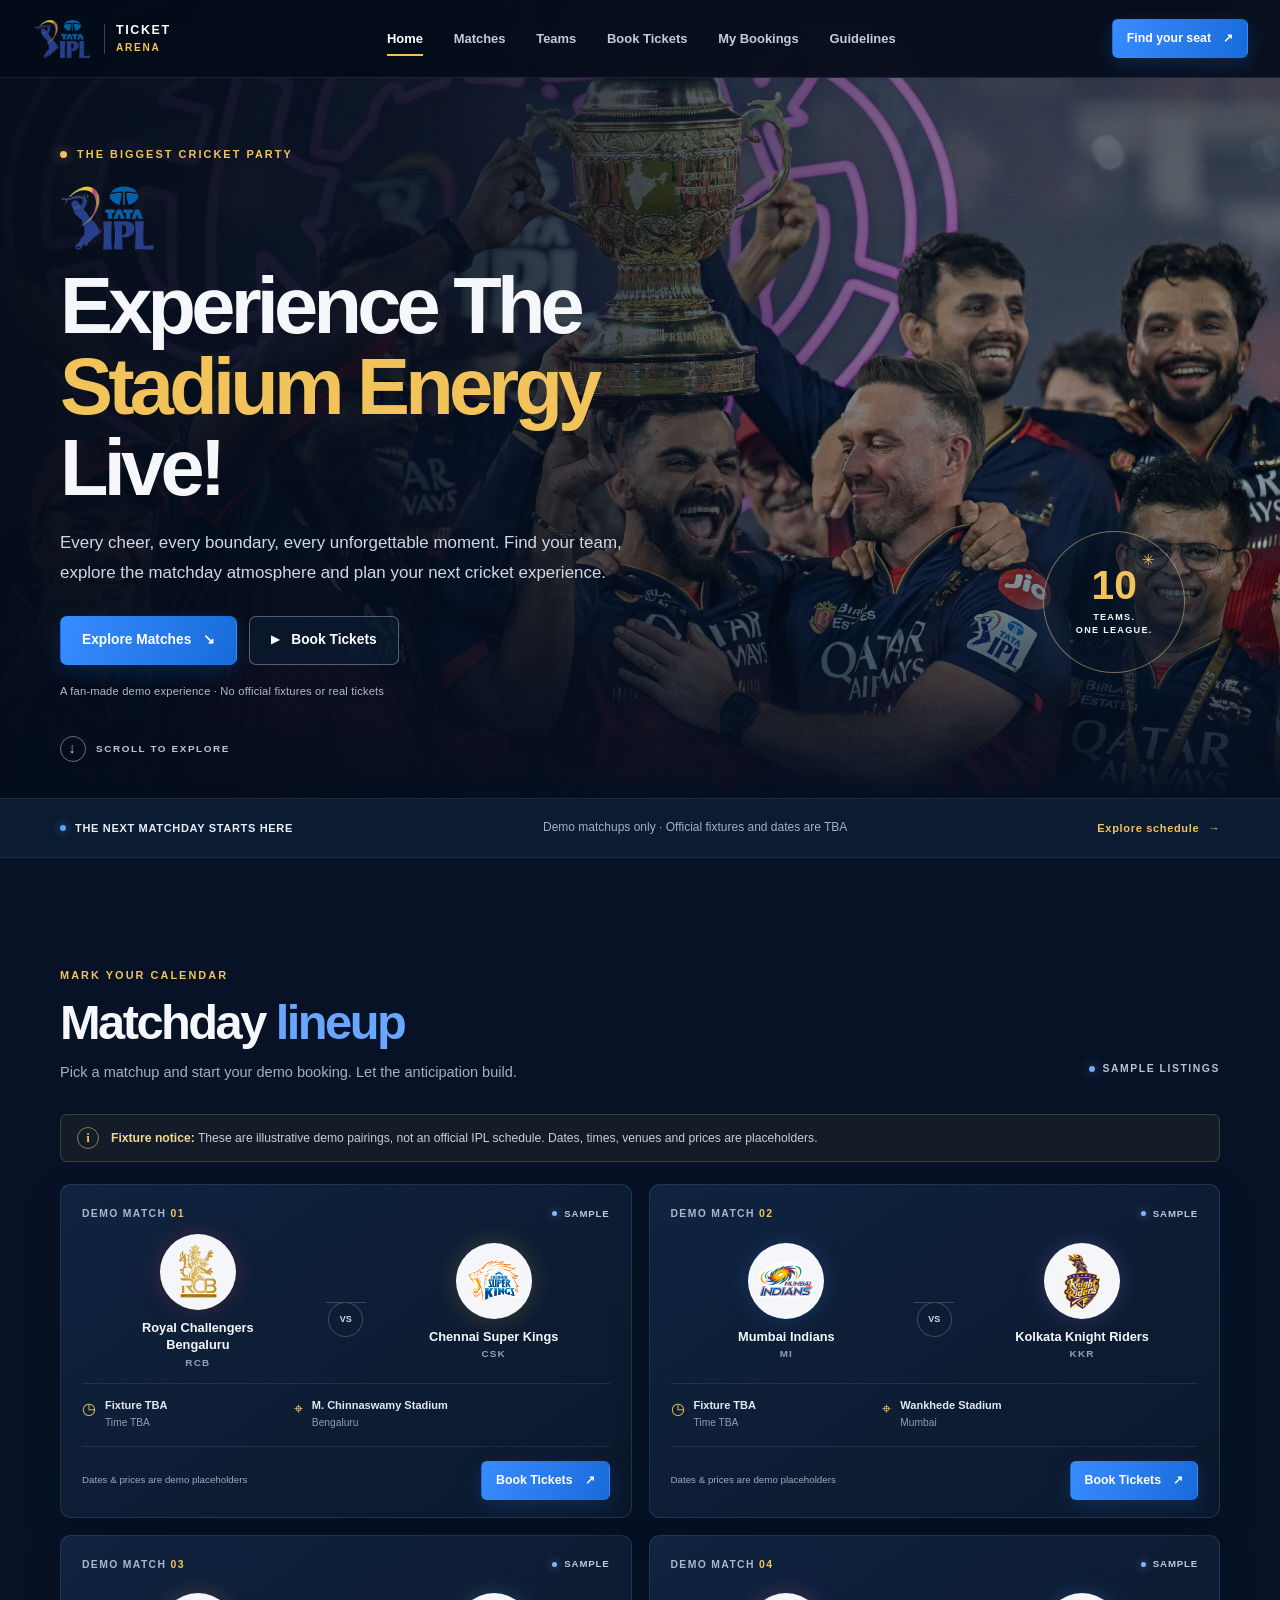
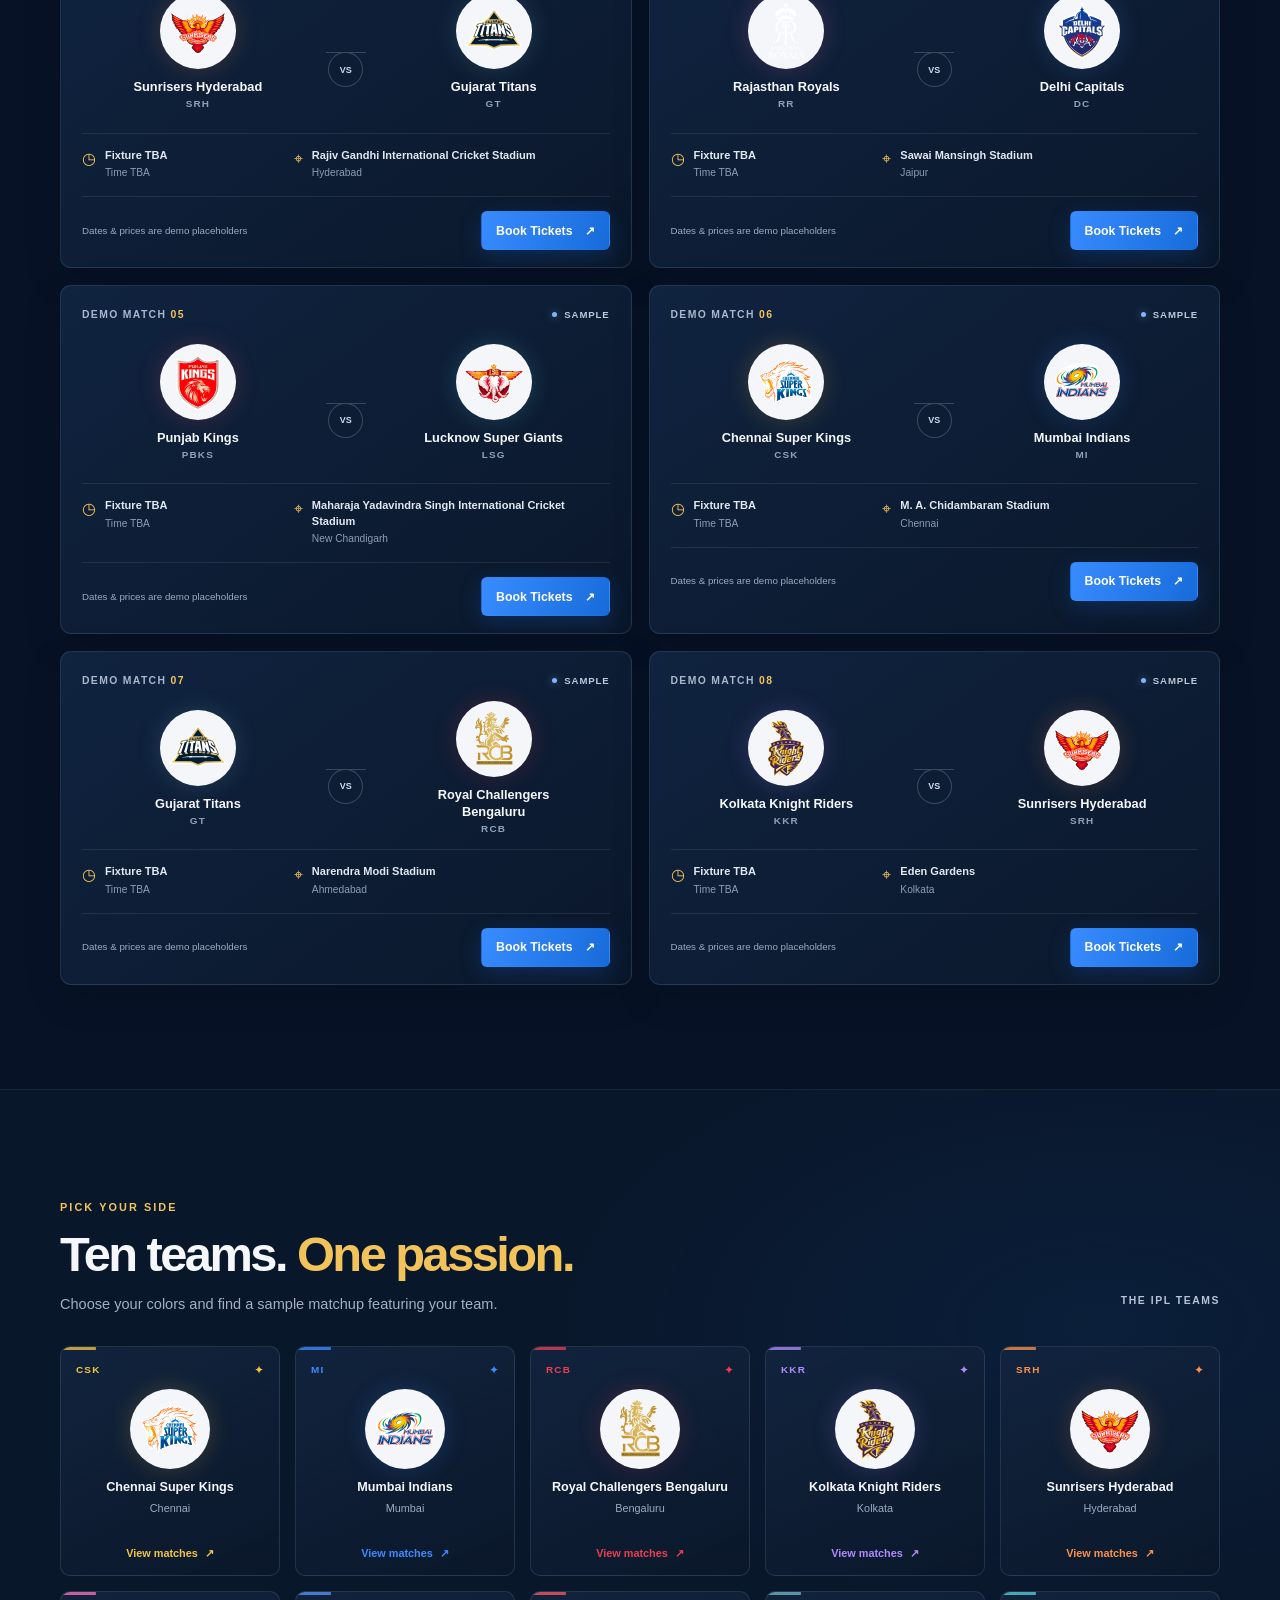
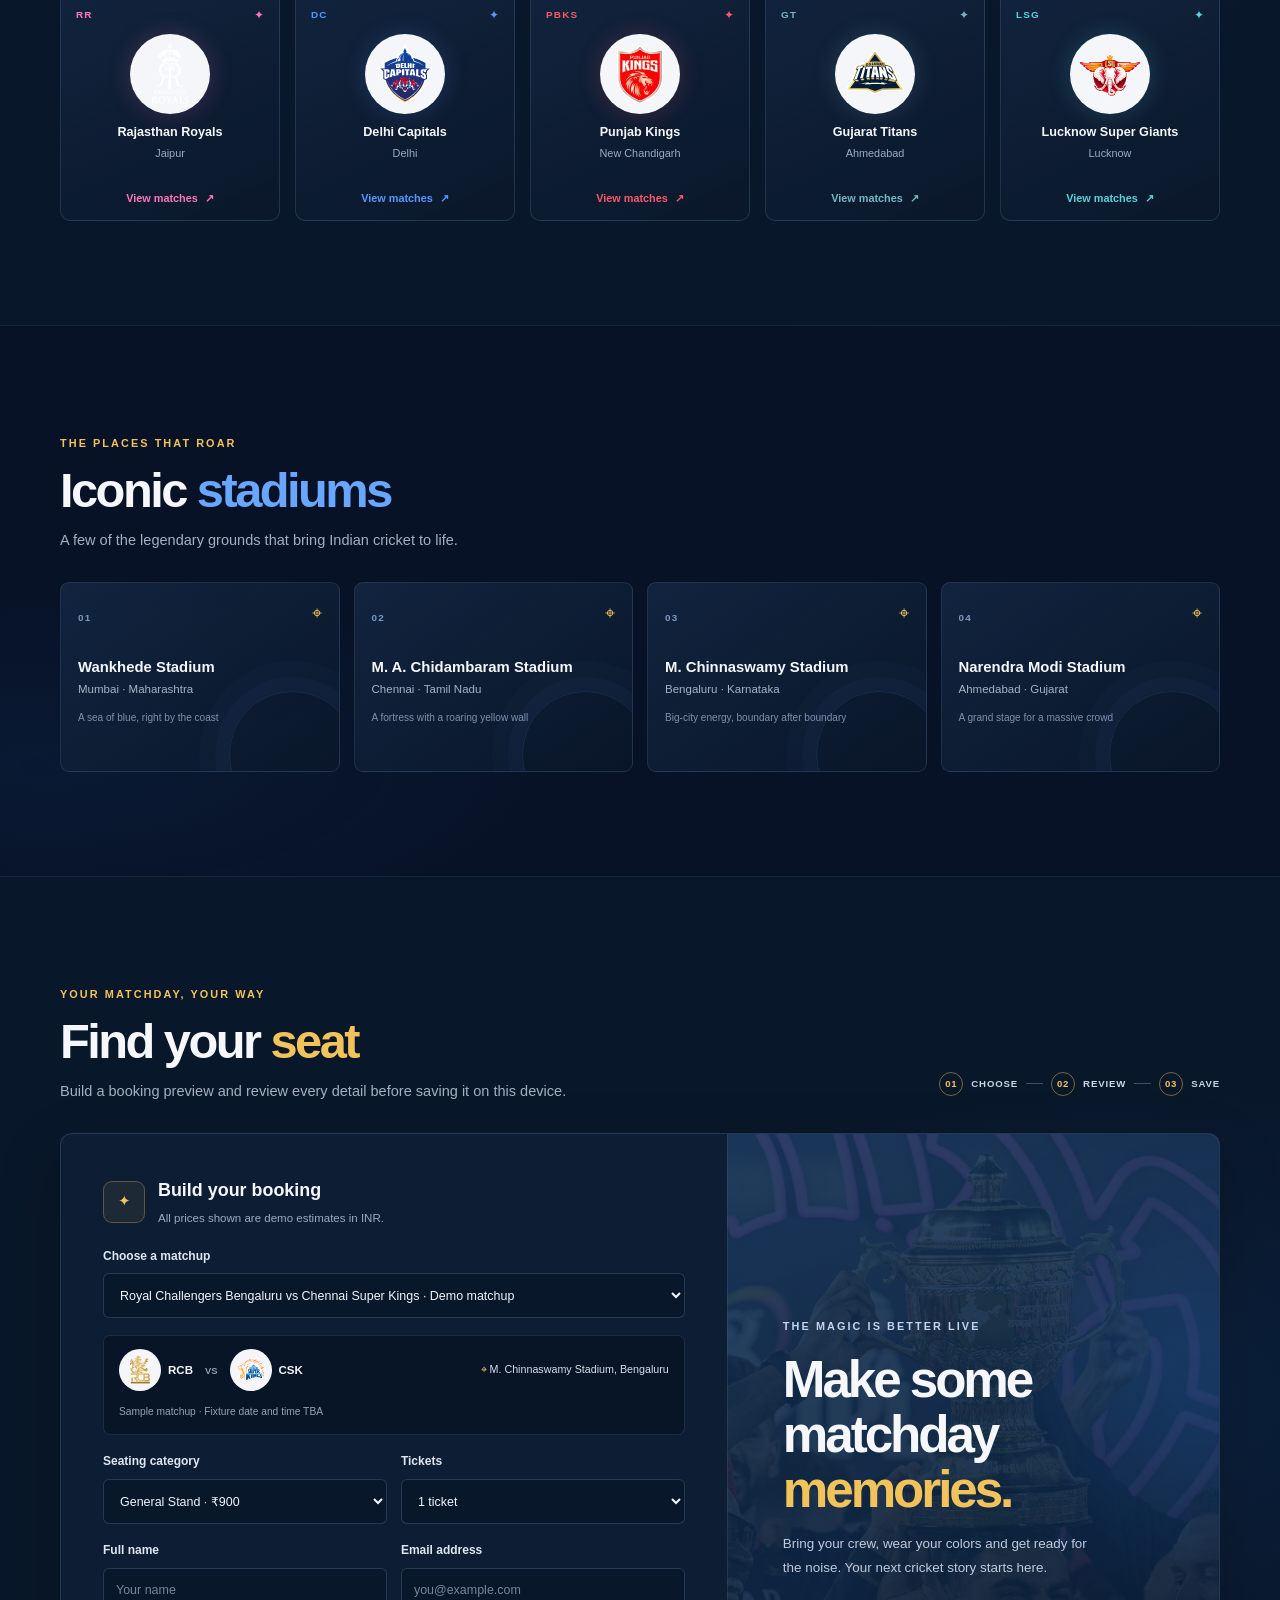
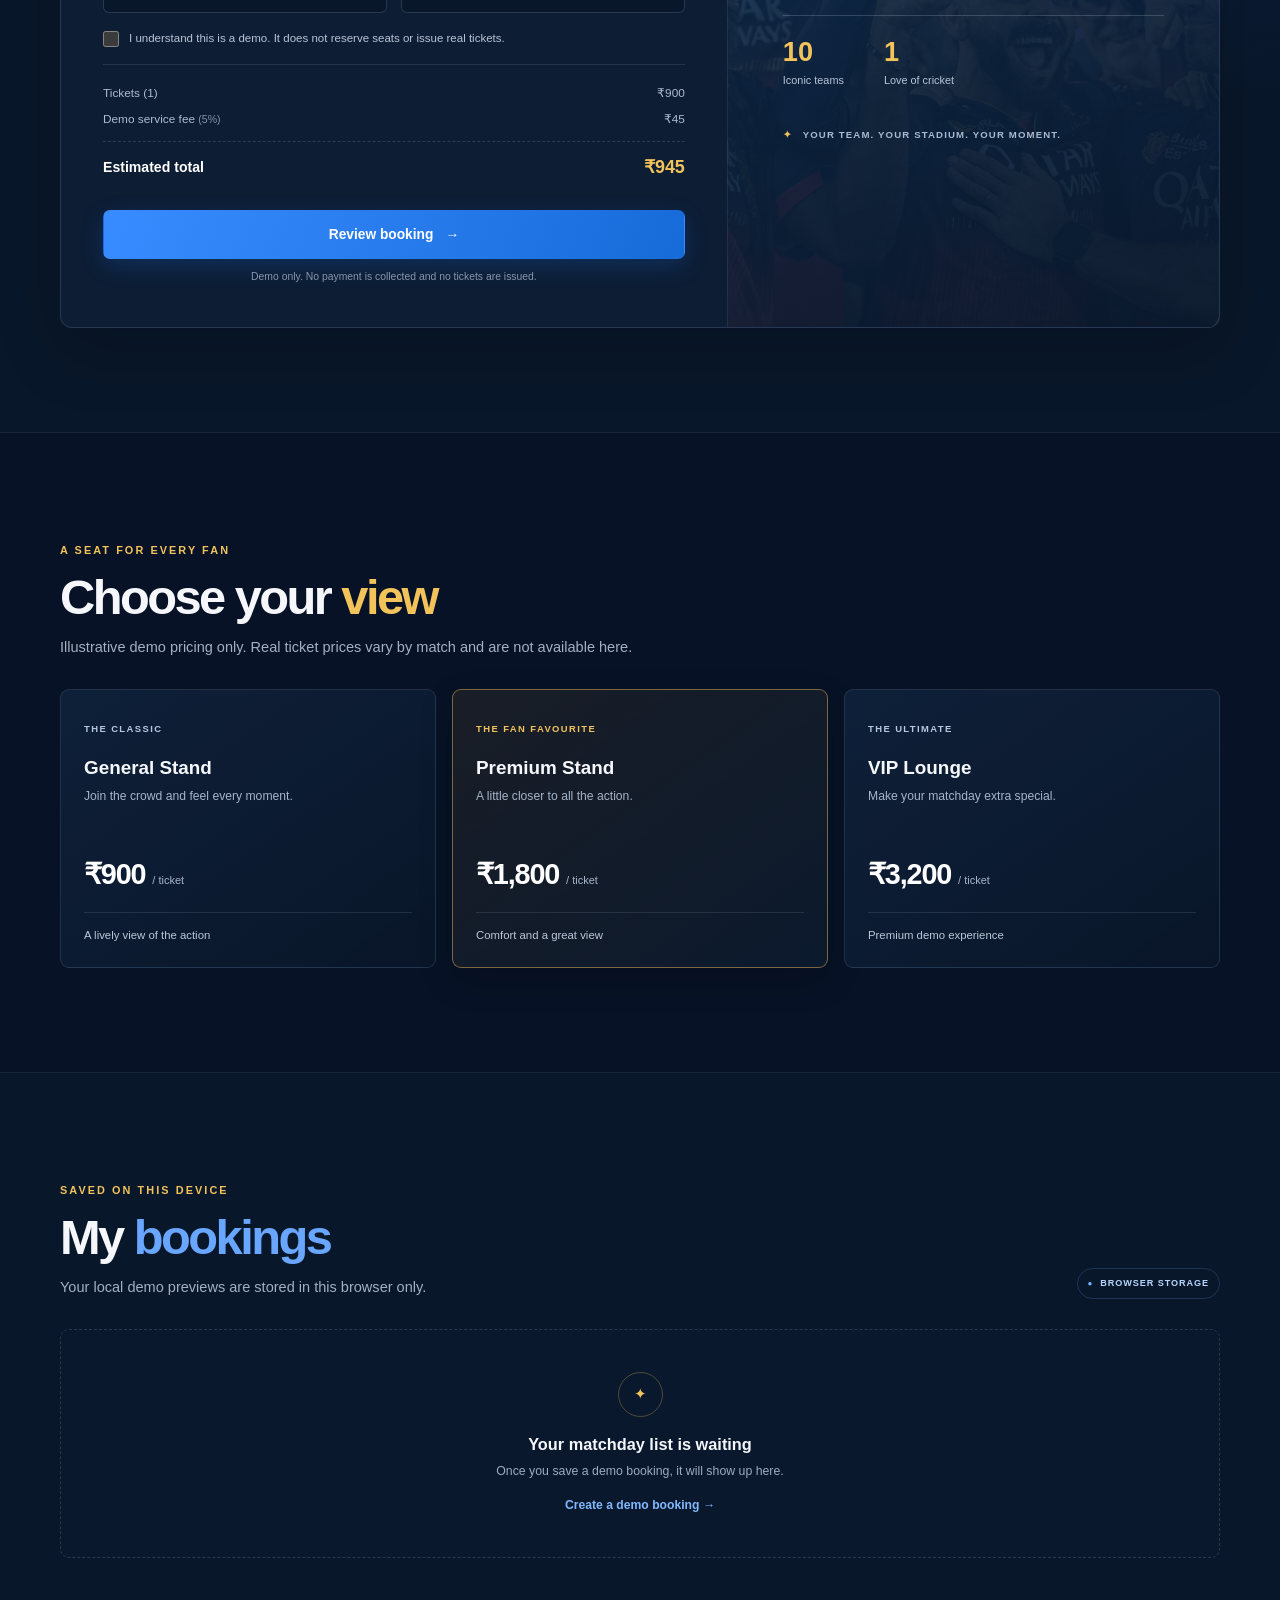
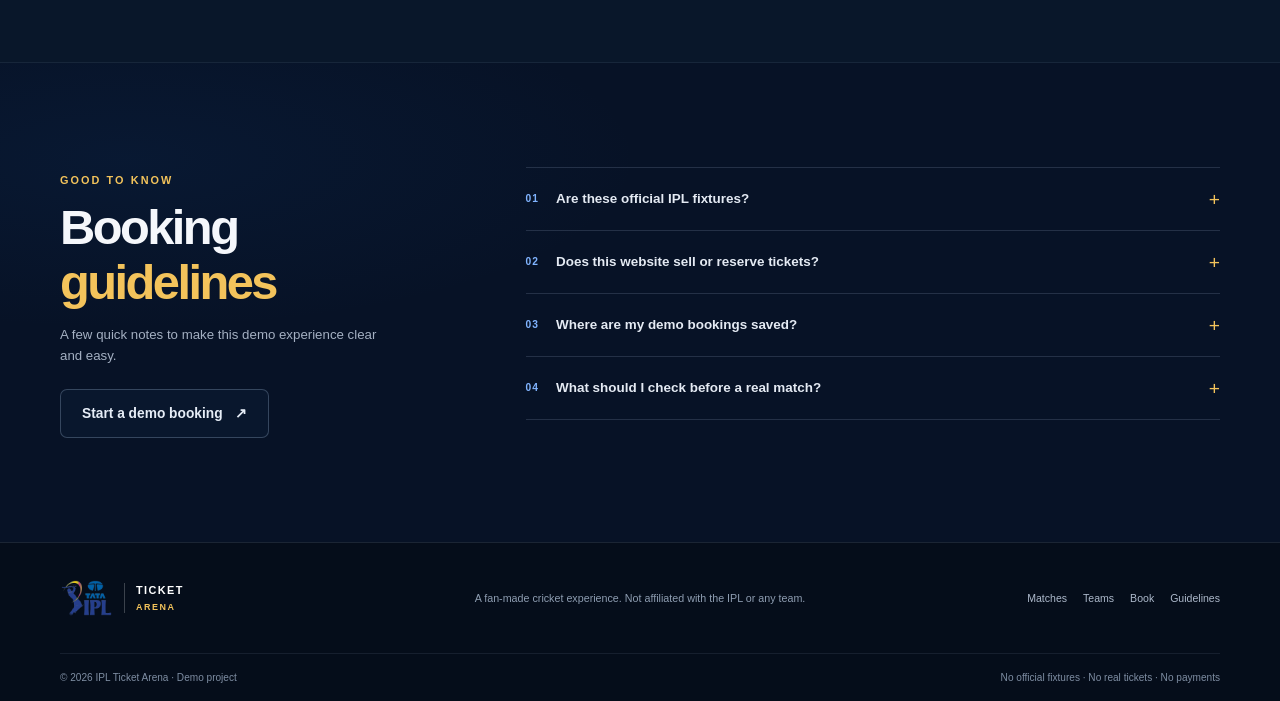
<file: index.html>
<!DOCTYPE html>
<html lang="en">
<head>
  <meta charset="UTF-8">
  <meta name="viewport" content="width=device-width, initial-scale=1.0">
  <meta name="theme-color" content="#071226">
  <meta name="description" content="Explore IPL teams, sample matchups and a demo ticket-booking experience. No real tickets are sold or issued.">
  <title>IPL Arena | Experience Matchday</title>
  <link rel="icon" href="img/ipl-brand.png" type="image/png">
  <link rel="stylesheet" href="CSS/styles.css">
  <script src="JS/app.js" defer></script>
</head>
<body>
  <header class="site-header">
    <div class="nav-shell">
      <a class="brand" href="#home" aria-label="IPL Arena home">
        <img src="img/ipl-brand.png" alt="TATA IPL logo" width="72" height="44">
        <span class="brand-divider" aria-hidden="true"></span>
        <span class="brand-name">TICKET<span>ARENA</span></span>
      </a>

      <button class="menu-toggle" id="menuToggle" type="button" aria-expanded="false" aria-controls="primaryNav" aria-label="Open navigation menu">
        <span></span><span></span><span></span>
      </button>

      <nav class="primary-nav" id="primaryNav" aria-label="Main navigation">
        <a href="#home">Home</a>
        <a href="#matches">Matches</a>
        <a href="#teams">Teams</a>
        <a href="booking.html">Book Tickets</a>
        <a href="#my-bookings">My Bookings</a>
        <a href="#guidelines">Guidelines</a>
      </nav>

      <a class="button button-small nav-cta" href="booking.html">Find your seat <span aria-hidden="true">↗</span></a>
    </div>
  </header>

  <main>
    <section class="hero-section" id="home" aria-labelledby="heroTitle">
      <div class="hero-shade" aria-hidden="true"></div>
      <div class="hero-content page-width">
        <div class="hero-copy">
          <div class="eyebrow"><span class="live-dot"></span> THE BIGGEST CRICKET PARTY</div>
          <img class="hero-ipl-logo" src="img/ipl-brand.png" alt="TATA IPL" width="108" height="68">
          <h1 id="heroTitle">Experience The<br><span>Stadium Energy</span> Live!</h1>
          <p>Every cheer, every boundary, every unforgettable moment. Find your team, explore the matchday atmosphere and plan your next cricket experience.</p>
          <div class="hero-actions">
            <a class="button" href="#matches">Explore Matches <span aria-hidden="true">↘</span></a>
            <a class="button button-glass" href="#booking"><span class="play-icon" aria-hidden="true">▶</span> Book Tickets</a>
          </div>
          <p class="hero-disclaimer">A fan-made demo experience · No official fixtures or real tickets</p>
        </div>
        <div class="hero-badge" aria-label="Ten teams, one incredible league">
          <span class="badge-star" aria-hidden="true">✳</span>
          <strong>10</strong>
          <span>TEAMS.<br>ONE LEAGUE.</span>
        </div>
        <a class="scroll-cue" href="#matches"><span aria-hidden="true">↓</span> SCROLL TO EXPLORE</a>
      </div>
    </section>

    <div class="season-strip" aria-label="Schedule information">
      <div class="page-width season-strip-inner">
        <span class="strip-label"><span class="live-dot"></span> THE NEXT MATCHDAY STARTS HERE</span>
        <span class="strip-message">Demo matchups only <span aria-hidden="true">·</span> Official fixtures and dates are TBA</span>
        <a href="#matches">Explore schedule <span aria-hidden="true">→</span></a>
      </div>
    </div>

    <section class="section page-width" id="matches" aria-labelledby="matchesTitle">
      <div class="section-heading">
        <div>
          <span class="eyebrow section-kicker">MARK YOUR CALENDAR</span>
          <h2 id="matchesTitle">Matchday <span class="text-blue">lineup</span></h2>
          <p>Pick a matchup and start your demo booking. Let the anticipation build.</p>
        </div>
        <span class="section-side-note"><span class="live-dot"></span> SAMPLE LISTINGS</span>
      </div>
      <div class="demo-notice" role="note">
        <span class="notice-icon" aria-hidden="true">i</span>
        <p><strong>Fixture notice:</strong> These are illustrative demo pairings, not an official IPL schedule. Dates, times, venues and prices are placeholders.</p>
      </div>
      <div class="match-filter" id="matchFilter" hidden>
        <span id="matchFilterLabel"></span>
        <button type="button" id="clearMatchFilter">Show all matchups <span aria-hidden="true">×</span></button>
      </div>
      <div class="match-grid" id="matchGrid" aria-live="polite"></div>
    </section>

    <section class="teams-section" id="teams" aria-labelledby="teamsTitle">
      <div class="page-width section">
        <div class="section-heading">
          <div>
            <span class="eyebrow section-kicker">PICK YOUR SIDE</span>
            <h2 id="teamsTitle">Ten teams. <span class="text-gold">One passion.</span></h2>
            <p>Choose your colors and find a sample matchup featuring your team.</p>
          </div>
          <span class="section-side-note">THE IPL TEAMS</span>
        </div>
        <div class="teams-grid" id="teamsGrid"></div>
      </div>
    </section>

    <section class="stadiums-section" aria-labelledby="stadiumsTitle">
      <div class="page-width section">
        <div class="section-heading">
          <div>
            <span class="eyebrow section-kicker">THE PLACES THAT ROAR</span>
            <h2 id="stadiumsTitle">Iconic <span class="text-blue">stadiums</span></h2>
            <p>A few of the legendary grounds that bring Indian cricket to life.</p>
          </div>
        </div>
        <div class="stadium-grid">
          <article class="stadium-card">
            <span class="stadium-number">01</span>
            <span class="stadium-pin" aria-hidden="true">⌖</span>
            <h3>Wankhede Stadium</h3>
            <p>Mumbai · Maharashtra</p>
            <span class="stadium-capacity">A sea of blue, right by the coast</span>
          </article>
          <article class="stadium-card">
            <span class="stadium-number">02</span>
            <span class="stadium-pin" aria-hidden="true">⌖</span>
            <h3>M. A. Chidambaram Stadium</h3>
            <p>Chennai · Tamil Nadu</p>
            <span class="stadium-capacity">A fortress with a roaring yellow wall</span>
          </article>
          <article class="stadium-card">
            <span class="stadium-number">03</span>
            <span class="stadium-pin" aria-hidden="true">⌖</span>
            <h3>M. Chinnaswamy Stadium</h3>
            <p>Bengaluru · Karnataka</p>
            <span class="stadium-capacity">Big-city energy, boundary after boundary</span>
          </article>
          <article class="stadium-card">
            <span class="stadium-number">04</span>
            <span class="stadium-pin" aria-hidden="true">⌖</span>
            <h3>Narendra Modi Stadium</h3>
            <p>Ahmedabad · Gujarat</p>
            <span class="stadium-capacity">A grand stage for a massive crowd</span>
          </article>
        </div>
      </div>
    </section>

    <section class="booking-section" id="booking" aria-labelledby="bookingTitle">
      <div class="page-width section">
        <div class="section-heading">
          <div>
            <span class="eyebrow section-kicker">YOUR MATCHDAY, YOUR WAY</span>
            <h2 id="bookingTitle">Find your <span class="text-gold">seat</span></h2>
            <p>Build a booking preview and review every detail before saving it on this device.</p>
          </div>
          <span class="booking-step"><span>01</span> CHOOSE <i></i><span>02</span> REVIEW <i></i><span>03</span> SAVE</span>
        </div>

        <div class="booking-layout">
          <form class="booking-form" id="bookingForm">
            <div class="form-title">
              <span class="form-icon" aria-hidden="true">✦</span>
              <div><h3>Build your booking</h3><p>All prices shown are demo estimates in INR.</p></div>
            </div>

            <div class="form-field">
              <label for="matchSelect">Choose a matchup</label>
              <select id="matchSelect" name="match" required></select>
            </div>

            <div class="selected-match-preview" id="selectedMatchPreview" aria-live="polite"></div>

            <div class="form-row">
              <div class="form-field">
                <label for="ticketType">Seating category</label>
                <select id="ticketType" name="ticketType">
                  <option value="900">General Stand · ₹900</option>
                  <option value="1800">Premium Stand · ₹1,800</option>
                  <option value="3200">VIP Lounge · ₹3,200</option>
                </select>
              </div>
              <div class="form-field">
                <label for="quantity">Tickets</label>
                <select id="quantity" name="quantity">
                  <option value="1">1 ticket</option><option value="2">2 tickets</option>
                  <option value="3">3 tickets</option><option value="4">4 tickets</option>
                  <option value="5">5 tickets</option><option value="6">6 tickets</option>
                </select>
              </div>
            </div>

            <div class="form-row">
              <div class="form-field">
                <label for="customerName">Full name</label>
                <input type="text" id="customerName" name="name" placeholder="Your name" autocomplete="name" maxlength="80" required>
              </div>
              <div class="form-field">
                <label for="customerEmail">Email address</label>
                <input type="email" id="customerEmail" name="email" placeholder="you@example.com" autocomplete="email" maxlength="254" required>
              </div>
            </div>

            <label class="demo-consent">
              <input type="checkbox" id="demoConsent" required>
              <span>I understand this is a demo. It does not reserve seats or issue real tickets.</span>
            </label>

            <div class="price-breakdown" aria-live="polite">
              <div><span>Tickets <span id="ticketCountLabel">(1)</span></span><span id="ticketSubtotal">₹900</span></div>
              <div><span>Demo service fee <span class="fee-hint">(5%)</span></span><span id="serviceFee">₹45</span></div>
              <div class="price-total"><strong>Estimated total</strong><strong id="totalPrice">₹945</strong></div>
            </div>

            <button type="submit" class="button button-wide">Review booking <span aria-hidden="true">→</span></button>
            <p class="form-disclaimer">Demo only. No payment is collected and no tickets are issued.</p>
            <p class="form-message" id="bookingMessage" role="status" aria-live="polite"></p>
          </form>

          <aside class="booking-aside">
            <div class="aside-glow" aria-hidden="true"></div>
            <span class="eyebrow">THE MAGIC IS BETTER LIVE</span>
            <h3>Make some<br>matchday <span>memories.</span></h3>
            <p>Bring your crew, wear your colors and get ready for the noise. Your next cricket story starts here.</p>
            <div class="aside-stats">
              <div><strong>10</strong><span>Iconic teams</span></div>
              <div><strong>1</strong><span>Love of cricket</span></div>
            </div>
            <div class="aside-footnote"><span aria-hidden="true">✦</span> YOUR TEAM. YOUR STADIUM. YOUR MOMENT.</div>
          </aside>
        </div>
      </div>
    </section>

    <section class="pricing-section" aria-labelledby="pricingTitle">
      <div class="page-width section">
        <div class="section-heading">
          <div>
            <span class="eyebrow section-kicker">A SEAT FOR EVERY FAN</span>
            <h2 id="pricingTitle">Choose your <span class="text-gold">view</span></h2>
            <p>Illustrative demo pricing only. Real ticket prices vary by match and are not available here.</p>
          </div>
        </div>
        <div class="pricing-grid">
          <article class="pricing-card">
            <span class="pricing-label">THE CLASSIC</span><h3>General Stand</h3>
            <p class="pricing-desc">Join the crowd and feel every moment.</p>
            <strong class="pricing-amount">₹900 <small>/ ticket</small></strong>
            <span class="pricing-feature">A lively view of the action</span>
          </article>
          <article class="pricing-card pricing-featured">
            <span class="pricing-label">THE FAN FAVOURITE</span><h3>Premium Stand</h3>
            <p class="pricing-desc">A little closer to all the action.</p>
            <strong class="pricing-amount">₹1,800 <small>/ ticket</small></strong>
            <span class="pricing-feature">Comfort and a great view</span>
          </article>
          <article class="pricing-card">
            <span class="pricing-label">THE ULTIMATE</span><h3>VIP Lounge</h3>
            <p class="pricing-desc">Make your matchday extra special.</p>
            <strong class="pricing-amount">₹3,200 <small>/ ticket</small></strong>
            <span class="pricing-feature">Premium demo experience</span>
          </article>
        </div>
      </div>
    </section>

    <section class="my-bookings-section" id="my-bookings" aria-labelledby="myBookingsTitle">
      <div class="page-width section">
        <div class="section-heading">
          <div>
            <span class="eyebrow section-kicker">SAVED ON THIS DEVICE</span>
            <h2 id="myBookingsTitle">My <span class="text-blue">bookings</span></h2>
            <p>Your local demo previews are stored in this browser only.</p>
          </div>
          <span class="local-badge"><span aria-hidden="true">●</span> BROWSER STORAGE</span>
        </div>
        <div class="bookings-list" id="bookingsList"></div>
        <div class="empty-bookings" id="bookingsEmpty">
          <span class="empty-icon" aria-hidden="true">✦</span>
          <h3>Your matchday list is waiting</h3>
          <p>Once you save a demo booking, it will show up here.</p>
          <a class="text-link" href="#booking">Create a demo booking <span aria-hidden="true">→</span></a>
        </div>
        <p class="storage-message" id="storageMessage" role="status" aria-live="polite"></p>
      </div>
    </section>

    <section class="guidelines-section" id="guidelines" aria-labelledby="guidelinesTitle">
      <div class="page-width section guidelines-layout">
        <div>
          <span class="eyebrow section-kicker">GOOD TO KNOW</span>
          <h2 id="guidelinesTitle">Booking <span class="text-gold">guidelines</span></h2>
          <p class="guidelines-intro">A few quick notes to make this demo experience clear and easy.</p>
          <a class="button button-outline" href="#booking">Start a demo booking <span aria-hidden="true">↗</span></a>
        </div>
        <div class="guidelines-list">
          <details>
            <summary><span>01</span> Are these official IPL fixtures?</summary>
            <p>No. Matchups are examples for the demo only. Dates, times and venues are not official and have not been confirmed.</p>
          </details>
          <details>
            <summary><span>02</span> Does this website sell or reserve tickets?</summary>
            <p>No. There is no ticketing backend or payment processing. Saving a preview only stores demo details in this browser.</p>
          </details>
          <details>
            <summary><span>03</span> Where are my demo bookings saved?</summary>
            <p>They are saved in this browser's local storage on this device. They are not sent to a server and may be cleared with browser data.</p>
          </details>
          <details>
            <summary><span>04</span> What should I check before a real match?</summary>
            <p>Use official IPL and team channels for confirmed schedules, stadium information, ticket availability and entry requirements.</p>
          </details>
        </div>
      </div>
    </section>
  </main>

  <footer class="site-footer">
    <div class="page-width footer-main">
      <a class="brand footer-brand" href="#home" aria-label="IPL Arena home">
        <img src="img/ipl-brand.png" alt="" width="68" height="42">
        <span class="brand-divider" aria-hidden="true"></span>
        <span class="brand-name">TICKET<span>ARENA</span></span>
      </a>
      <p>A fan-made cricket experience. Not affiliated with the IPL or any team.</p>
      <nav aria-label="Footer navigation">
        <a href="#matches">Matches</a><a href="#teams">Teams</a><a href="#booking">Book</a><a href="#guidelines">Guidelines</a>
      </nav>
    </div>
    <div class="page-width footer-bottom">
      <span>© 2026 IPL Ticket Arena · Demo project</span>
      <span>No official fixtures · No real tickets · No payments</span>
    </div>
  </footer>

  <dialog class="review-dialog" id="reviewDialog" aria-labelledby="reviewTitle">
    <div class="dialog-top">
      <span class="dialog-icon" aria-hidden="true">✦</span>
      <button class="dialog-close" type="button" data-close-review aria-label="Close booking review">×</button>
    </div>
    <span class="eyebrow section-kicker">ONE LAST LOOK</span>
    <h2 id="reviewTitle">Review your <span class="text-gold">demo booking</span></h2>
    <p class="dialog-intro">Check your details before saving this preview to your browser.</p>
    <div class="review-summary" id="reviewSummary"></div>
    <p class="dialog-warning"><strong>Demo only:</strong> This will not reserve seats, process payment or issue tickets.</p>
    <div class="dialog-actions">
      <button class="button button-outline" type="button" data-close-review>Back to edit</button>
      <button class="button" type="button" id="saveBookingButton">Save demo booking <span aria-hidden="true">→</span></button>
    </div>
  </dialog>
</body>
</html>
</file>
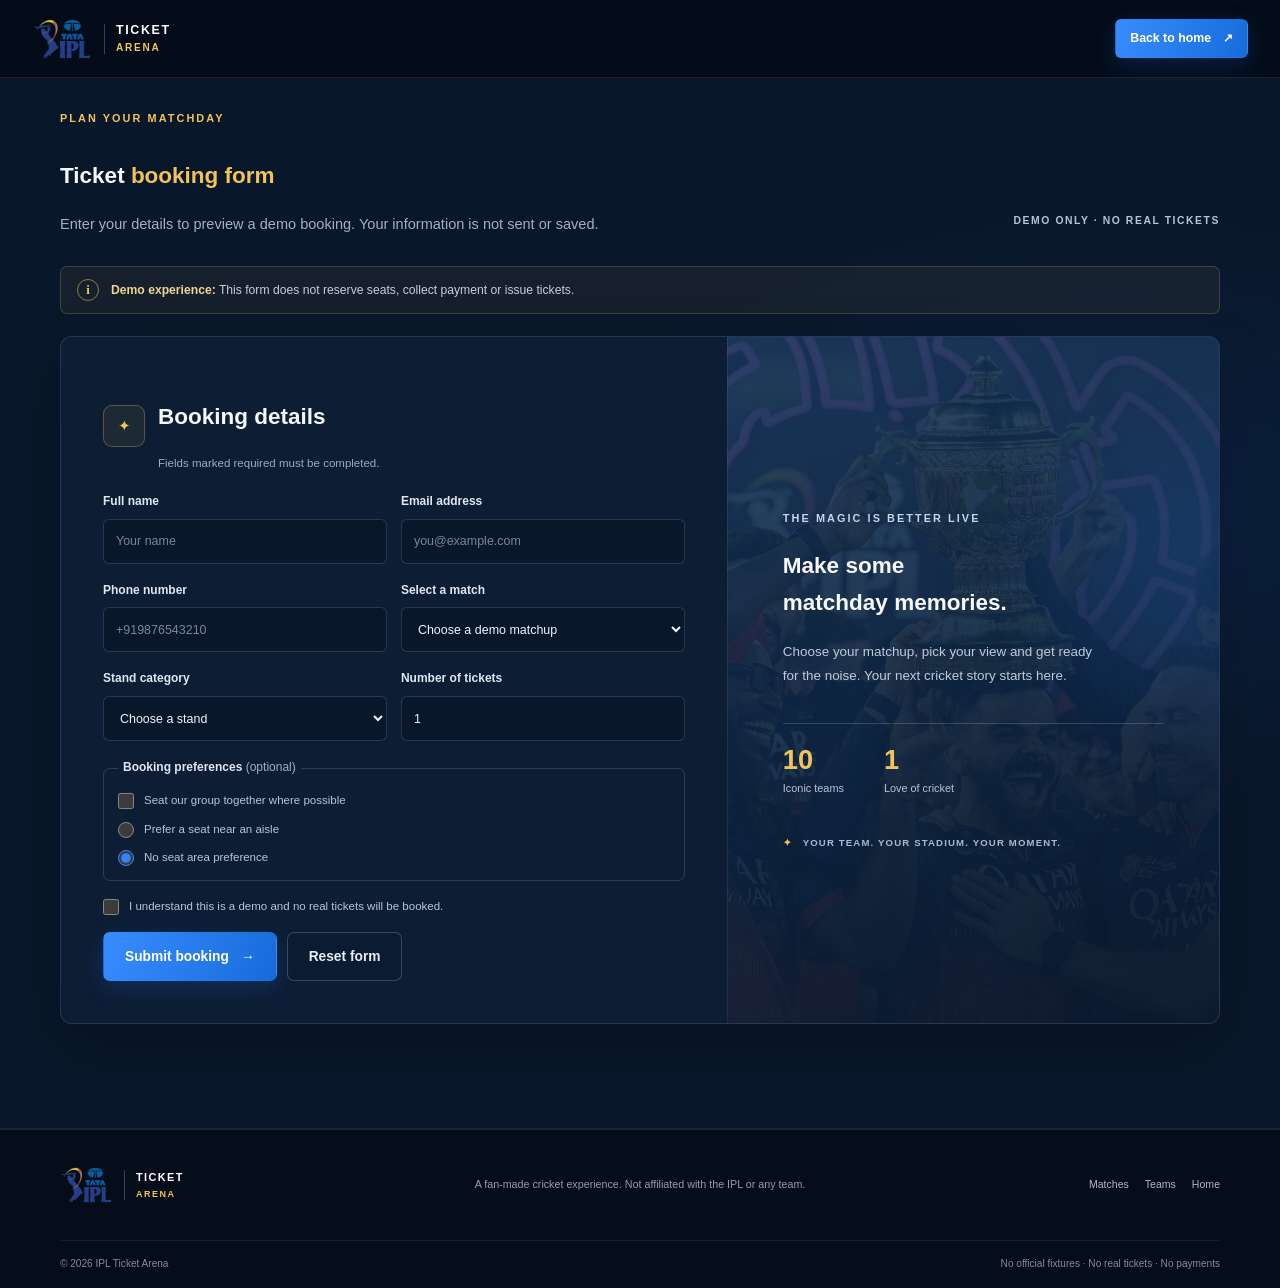
<file: booking.html>
<!DOCTYPE html>
<html lang="en">
<head>
  <meta charset="UTF-8">
  <meta name="viewport" content="width=device-width, initial-scale=1.0">
  <meta name="theme-color" content="#071226">
  <meta name="description" content="Complete the IPL Arena demo ticket booking form. No real tickets are sold or issued.">
  <title>Ticket Booking Form | IPL Arena</title>
  <link rel="icon" href="img/ipl-brand.png" type="image/png">
  <link rel="stylesheet" href="CSS/styles.css">
  <script src="JS/booking.js" defer></script>
</head>
<body>
  <header class="site-header">
    <div class="nav-shell">
      <a class="brand" href="index.html" aria-label="IPL Arena home">
        <img src="img/ipl-brand.png" alt="TATA IPL logo" width="72" height="44">
        <span class="brand-divider" aria-hidden="true"></span>
        <span class="brand-name">TICKET<span>ARENA</span></span>
      </a>
      <a class="button button-small nav-cta" href="index.html">Back to home <span aria-hidden="true">↗</span></a>
    </div>
  </header>

  <main>
    <section class="booking-section" aria-labelledby="bookingTitle">
      <div class="page-width section">
        <div class="section-heading">
          <div>
            <span class="eyebrow section-kicker">PLAN YOUR MATCHDAY</span>
            <h1 id="bookingTitle">Ticket <span class="text-gold">booking form</span></h1>
            <p>Enter your details to preview a demo booking. Your information is not sent or saved.</p>
          </div>
          <span class="section-side-note">DEMO ONLY · NO REAL TICKETS</span>
        </div>

        <div class="demo-notice" role="note">
          <span class="notice-icon" aria-hidden="true">i</span>
          <p><strong>Demo experience:</strong> This form does not reserve seats, collect payment or issue tickets.</p>
        </div>

        <div class="booking-layout">
          <form class="booking-form" id="ticketBookingForm">
            <div class="form-title">
              <span class="form-icon" aria-hidden="true">✦</span>
              <div><h2>Booking details</h2><p>Fields marked required must be completed.</p></div>
            </div>

            <div class="form-row">
              <div class="form-field">
                <label for="customerName">Full name</label>
                <input type="text" id="customerName" name="name" autocomplete="name" placeholder="Your name" minlength="2" maxlength="80" required>
              </div>
              <div class="form-field">
                <label for="customerEmail">Email address</label>
                <input type="email" id="customerEmail" name="email" autocomplete="email" placeholder="you@example.com" maxlength="254" required>
              </div>
            </div>

            <div class="form-row">
              <div class="form-field">
                <label for="customerPhone">Phone number</label>
                <input type="tel" id="customerPhone" name="phone" autocomplete="tel" placeholder="+919876543210" pattern="[+]?[0-9]{7,15}" minlength="7" maxlength="16" title="Enter 7 to 15 digits, with an optional leading +." required>
              </div>
              <div class="form-field">
                <label for="match">Select a match</label>
                <select id="match" name="match" required>
                  <option value="" selected disabled>Choose a demo matchup</option>
                  <option value="rcb-csk">Royal Challengers Bengaluru vs Chennai Super Kings</option>
                  <option value="mi-kkr">Mumbai Indians vs Kolkata Knight Riders</option>
                  <option value="srh-gt">Sunrisers Hyderabad vs Gujarat Titans</option>
                  <option value="rr-dc">Rajasthan Royals vs Delhi Capitals</option>
                  <option value="pbks-lsg">Punjab Kings vs Lucknow Super Giants</option>
                  <option value="csk-mi">Chennai Super Kings vs Mumbai Indians</option>
                  <option value="gt-rcb">Gujarat Titans vs Royal Challengers Bengaluru</option>
                  <option value="kkr-srh">Kolkata Knight Riders vs Sunrisers Hyderabad</option>
                </select>
              </div>
            </div>

            <div class="form-row">
              <div class="form-field">
                <label for="stand">Stand category</label>
                <select id="stand" name="stand" required>
                  <option value="" selected disabled>Choose a stand</option>
                  <option value="general">General Stand</option>
                  <option value="premium">Premium Stand</option>
                  <option value="vip">VIP Lounge</option>
                </select>
              </div>
              <div class="form-field">
                <label for="ticketCount">Number of tickets</label>
                <input type="number" id="ticketCount" name="tickets" min="1" max="10" value="1" required>
              </div>
            </div>

            <fieldset class="booking-preferences">
              <legend>Booking preferences <span>(optional)</span></legend>
              <label class="demo-consent">
                <input type="checkbox" name="seatsTogether" value="yes">
                <span>Seat our group together where possible</span>
              </label>
              <div class="preference-options" role="group" aria-label="Seat area preference">
                <label class="demo-consent">
                  <input type="radio" name="seatArea" value="near-aisle">
                  <span>Prefer a seat near an aisle</span>
                </label>
                <label class="demo-consent">
                  <input type="radio" name="seatArea" value="no-preference" checked>
                  <span>No seat area preference</span>
                </label>
              </div>
            </fieldset>

            <label class="demo-consent">
              <input type="checkbox" name="demoAcknowledgement" required>
              <span>I understand this is a demo and no real tickets will be booked.</span>
            </label>

            <div class="form-actions">
              <button type="submit" class="button">Submit booking <span aria-hidden="true">→</span></button>
              <button type="reset" class="button button-outline">Reset form</button>
            </div>
            <p class="form-message" id="formMessage" role="status" aria-live="polite"></p>
          </form>

          <aside class="booking-aside">
            <div class="aside-glow" aria-hidden="true"></div>
            <span class="eyebrow">THE MAGIC IS BETTER LIVE</span>
            <h2>Make some<br>matchday <span>memories.</span></h2>
            <p>Choose your matchup, pick your view and get ready for the noise. Your next cricket story starts here.</p>
            <div class="aside-stats">
              <div><strong>10</strong><span>Iconic teams</span></div>
              <div><strong>1</strong><span>Love of cricket</span></div>
            </div>
            <div class="aside-footnote"><span aria-hidden="true">✦</span> YOUR TEAM. YOUR STADIUM. YOUR MOMENT.</div>
          </aside>
        </div>
      </div>
    </section>
  </main>

  <footer class="site-footer">
    <div class="page-width footer-main">
      <a class="brand footer-brand" href="index.html" aria-label="IPL Arena home">
        <img src="img/ipl-brand.png" alt="" width="68" height="42">
        <span class="brand-divider" aria-hidden="true"></span>
        <span class="brand-name">TICKET<span>ARENA</span></span>
      </a>
      <p>A fan-made cricket experience. Not affiliated with the IPL or any team.</p>
      <nav aria-label="Footer navigation">
        <a href="index.html#matches">Matches</a><a href="index.html#teams">Teams</a><a href="index.html">Home</a>
      </nav>
    </div>
    <div class="page-width footer-bottom">
      <span>© 2026 IPL Ticket Arena</span>
      <span>No official fixtures · No real tickets · No payments</span>
    </div>
  </footer>
</body>
</html>
</file>
<file: CSS/styles.css>
:root {
  color-scheme: dark;
  --color-primary: #3184ff;
  --color-primary-dark: #1762d2;
  --color-gold: #f3c35b;
  --color-background: #071226;
  --color-background-deep: #050b16;
  --color-surface: #0c1a30;
  --color-surface-raised: #10213b;
  --color-text: #f5f7fb;
  --color-muted: #a4b0c2;
  --color-border: rgba(179, 202, 235, 0.13);
  --page-width: 1160px;
  --header-height: 78px;
}

* {
  box-sizing: border-box;
}

html {
  scroll-behavior: smooth;
  scroll-padding-top: calc(var(--header-height) + 18px);
}

body {
  min-width: 0;
  margin: 0;
  background: var(--color-background);
  color: var(--color-text);
  font-family: Inter, "Segoe UI", Arial, sans-serif;
  font-size: 15px;
  line-height: 1.65;
  -webkit-font-smoothing: antialiased;
}

body,
button,
input,
select {
  font-family: Inter, "Segoe UI", Arial, sans-serif;
}

button,
input,
select {
  font-size: inherit;
}

button,
summary,
a {
  -webkit-tap-highlight-color: transparent;
}

button {
  color: inherit;
}

a {
  color: inherit;
  text-decoration: none;
}

img {
  display: block;
  max-width: 100%;
}

[hidden] {
  display: none !important;
}

::selection {
  background: rgba(49, 132, 255, 0.45);
  color: white;
}

:focus-visible {
  outline: 3px solid var(--color-gold);
  outline-offset: 4px;
}

.page-width {
  width: min(var(--page-width), calc(100% - 64px));
  margin-inline: auto;
}

.site-header {
  position: fixed;
  z-index: 20;
  inset: 0 0 auto;
  height: var(--header-height);
  border-bottom: 1px solid rgba(201, 218, 243, 0.11);
  background: rgba(5, 12, 25, 0.91);
  backdrop-filter: blur(18px);
}

.nav-shell {
  display: flex;
  width: min(1320px, calc(100% - 64px));
  height: 100%;
  align-items: center;
  justify-content: space-between;
  gap: 30px;
  margin-inline: auto;
}

.brand {
  display: inline-flex;
  flex: 0 0 auto;
  align-items: center;
  gap: 11px;
}

.brand img {
  width: 61px;
  height: 40px;
  object-fit: contain;
}

.brand-divider {
  width: 1px;
  height: 30px;
  background: rgba(255, 255, 255, 0.22);
}

.brand-name {
  color: #fff;
  font-size: 0.78rem;
  font-weight: 850;
  letter-spacing: 0.13em;
}

.brand-name span {
  display: block;
  color: var(--color-gold);
  font-size: 0.63rem;
  letter-spacing: 0.17em;
}

.primary-nav {
  display: flex;
  align-items: center;
  gap: clamp(16px, 2.4vw, 33px);
}

.primary-nav a {
  position: relative;
  padding: 8px 0;
  color: #c3ccda;
  font-size: 0.81rem;
  font-weight: 600;
  transition: color 180ms ease;
}

.primary-nav a::after {
  position: absolute;
  right: 0;
  bottom: 1px;
  left: 0;
  height: 2px;
  transform: scaleX(0);
  transform-origin: left;
  background: var(--color-gold);
  content: "";
  transition: transform 180ms ease;
}

.primary-nav a:hover,
.primary-nav a[aria-current="location"] {
  color: white;
}

.primary-nav a:hover::after,
.primary-nav a[aria-current="location"]::after {
  transform: scaleX(1);
}

.button {
  display: inline-flex;
  min-height: 49px;
  align-items: center;
  justify-content: center;
  gap: 12px;
  padding: 0 21px;
  border: 1px solid transparent;
  border-radius: 7px;
  background: linear-gradient(110deg, #388cff, #176bd9);
  box-shadow: 0 7px 22px rgba(27, 107, 221, 0.23);
  color: #fff;
  font-size: 0.86rem;
  font-weight: 750;
  cursor: pointer;
  transition: transform 180ms ease, filter 180ms ease, box-shadow 180ms ease;
}

.button:hover {
  transform: translateY(-2px);
  filter: brightness(1.11);
  box-shadow: 0 11px 28px rgba(27, 107, 221, 0.36);
}

.button-small {
  min-height: 39px;
  padding-inline: 14px;
  border-radius: 6px;
  font-size: 0.77rem;
}

.nav-cta {
  white-space: nowrap;
}

.menu-toggle {
  display: none;
  width: 43px;
  height: 43px;
  flex: 0 0 auto;
  flex-direction: column;
  align-items: center;
  justify-content: center;
  gap: 5px;
  border: 1px solid var(--color-border);
  border-radius: 7px;
  background: rgba(255, 255, 255, 0.04);
  cursor: pointer;
}

.menu-toggle span {
  width: 18px;
  height: 2px;
  border-radius: 2px;
  background: white;
  transition: transform 180ms ease, opacity 180ms ease;
}

.menu-toggle[aria-expanded="true"] span:first-child {
  transform: translateY(7px) rotate(45deg);
}

.menu-toggle[aria-expanded="true"] span:nth-child(2) {
  opacity: 0;
}

.menu-toggle[aria-expanded="true"] span:last-child {
  transform: translateY(-7px) rotate(-45deg);
}

.hero-section {
  position: relative;
  display: flex;
  min-height: min(760px, 100svh);
  align-items: center;
  overflow: hidden;
  padding: calc(var(--header-height) + 68px) 0 98px;
  background-color: #09182e;
  background-image: url("../img/hero-stadium.jpg");
  background-position: center 54%;
  background-size: cover;
  isolation: isolate;
}

.hero-shade {
  position: absolute;
  z-index: -1;
  inset: 0;
  background:
    linear-gradient(90deg, rgba(4, 12, 26, 0.97) 0%, rgba(5, 14, 30, 0.89) 34%, rgba(5, 14, 30, 0.46) 69%, rgba(5, 14, 30, 0.37) 100%),
    linear-gradient(0deg, #071226 0%, transparent 28%, rgba(5, 12, 25, 0.17) 100%);
}

.hero-content {
  position: relative;
  display: flex;
  align-items: center;
  justify-content: space-between;
  animation: rise-in 850ms both;
}

.hero-copy {
  max-width: 700px;
}

.eyebrow {
  color: var(--color-gold);
  font-size: 0.68rem;
  font-weight: 800;
  letter-spacing: 0.19em;
}

.live-dot {
  display: inline-block;
  width: 7px;
  height: 7px;
  flex: 0 0 auto;
  border-radius: 50%;
  background: var(--color-gold);
  box-shadow: 0 0 12px rgba(243, 195, 91, 0.55);
  vertical-align: 1px;
}

.hero-copy > .eyebrow {
  display: flex;
  align-items: center;
  gap: 10px;
}

.hero-ipl-logo {
  width: 112px;
  height: 66px;
  margin-top: 21px;
  object-fit: contain;
  object-position: left center;
}

.hero-copy h1 {
  max-width: 760px;
  margin: 15px 0 19px;
  font-size: clamp(2.8rem, 6.2vw, 5.3rem);
  font-weight: 850;
  letter-spacing: -0.06em;
  line-height: 1.02;
}

.hero-copy h1 span {
  color: var(--color-gold);
}

.hero-copy > p:not(.hero-disclaimer) {
  max-width: 565px;
  margin-bottom: 27px;
  color: #d0d8e6;
  font-size: clamp(0.94rem, 1.4vw, 1.06rem);
  line-height: 1.8;
}

.hero-actions {
  display: flex;
  flex-wrap: wrap;
  gap: 12px;
}

.button-glass,
.button-outline {
  border-color: rgba(221, 232, 247, 0.35);
  background: rgba(12, 28, 50, 0.62);
  box-shadow: none;
  backdrop-filter: blur(10px);
}

.button-glass:hover,
.button-outline:hover {
  border-color: rgba(243, 195, 91, 0.8);
  background: rgba(17, 39, 68, 0.82);
}

.play-icon {
  font-size: 0.67rem;
}

.hero-disclaimer {
  margin: 17px 0 0;
  color: #aeb9ca;
  font-size: 0.7rem;
  letter-spacing: 0.015em;
}

.hero-badge {
  position: absolute;
  right: 3%;
  bottom: 5%;
  display: grid;
  width: 142px;
  height: 142px;
  align-content: center;
  justify-items: center;
  border: 1px solid rgba(247, 214, 142, 0.48);
  border-radius: 50%;
  background: rgba(8, 24, 45, 0.53);
  box-shadow: 0 0 55px rgba(15, 70, 127, 0.3), inset 0 0 35px rgba(255, 255, 255, 0.04);
  backdrop-filter: blur(9px);
  animation: badge-float 5s ease-in-out infinite;
}

.hero-badge strong {
  color: var(--color-gold);
  font-size: 2.55rem;
  line-height: 1;
}

.hero-badge > span:last-child {
  margin-top: 5px;
  font-size: 0.57rem;
  font-weight: 800;
  letter-spacing: 0.14em;
  line-height: 1.5;
  text-align: center;
}

.badge-star {
  position: absolute;
  top: 16px;
  right: 29px;
  color: var(--color-gold);
}

.scroll-cue {
  position: absolute;
  bottom: -62px;
  left: 0;
  display: flex;
  align-items: center;
  gap: 10px;
  color: #bac6d7;
  font-size: 0.62rem;
  font-weight: 750;
  letter-spacing: 0.16em;
}

.scroll-cue span {
  display: grid;
  width: 26px;
  height: 26px;
  place-items: center;
  border: 1px solid rgba(255, 255, 255, 0.4);
  border-radius: 50%;
  font-size: 0.9rem;
  transition: transform 180ms ease;
}

.scroll-cue:hover span {
  transform: translateY(3px);
}

.season-strip {
  border-top: 1px solid rgba(255, 255, 255, 0.07);
  border-bottom: 1px solid rgba(255, 255, 255, 0.08);
  background: #0b1b31;
}

.season-strip-inner {
  display: flex;
  min-height: 58px;
  align-items: center;
  justify-content: space-between;
  gap: 20px;
}

.strip-label,
.season-strip-inner > a {
  display: inline-flex;
  align-items: center;
  gap: 9px;
  color: #e7edf7;
  font-size: 0.69rem;
  font-weight: 750;
  letter-spacing: 0.06em;
}

.strip-label .live-dot {
  width: 6px;
  height: 6px;
  background: #56a4ff;
  box-shadow: 0 0 10px rgba(86, 164, 255, 0.65);
}

.strip-message {
  color: var(--color-muted);
  font-size: 0.75rem;
}

.season-strip-inner > a {
  color: var(--color-gold);
  white-space: nowrap;
}

.section {
  padding-top: 104px;
  padding-bottom: 104px;
  scroll-margin-top: calc(var(--header-height) + 10px);
}

.section-heading {
  display: flex;
  align-items: end;
  justify-content: space-between;
  gap: 28px;
  margin-bottom: 30px;
}

.section-kicker {
  display: inline-block;
  margin-bottom: 10px;
}

.section-heading h2,
.guidelines-layout h2 {
  margin: 0;
  font-size: clamp(2rem, 4vw, 3.05rem);
  font-weight: 800;
  letter-spacing: -0.052em;
  line-height: 1.13;
}

.section-heading p {
  margin: 10px 0 0;
  color: var(--color-muted);
  font-size: 0.91rem;
}

.text-blue {
  color: #68a6ff;
}

.text-gold {
  color: var(--color-gold);
}

.section-side-note {
  display: inline-flex;
  align-items: center;
  gap: 8px;
  padding-bottom: 7px;
  color: #b6c4d8;
  font-size: 0.65rem;
  font-weight: 750;
  letter-spacing: 0.15em;
  white-space: nowrap;
}

.section-side-note .live-dot {
  width: 6px;
  height: 6px;
  background: #70adff;
  box-shadow: 0 0 12px rgba(112, 173, 255, 0.6);
}

.demo-notice {
  display: flex;
  align-items: center;
  gap: 12px;
  margin-bottom: 22px;
  padding: 12px 16px;
  border: 1px solid rgba(243, 195, 91, 0.2);
  border-radius: 7px;
  background: rgba(243, 195, 91, 0.055);
}

.notice-icon {
  display: grid;
  width: 22px;
  height: 22px;
  flex: 0 0 auto;
  place-items: center;
  border: 1px solid rgba(243, 195, 91, 0.55);
  border-radius: 50%;
  color: var(--color-gold);
  font-family: Georgia, serif;
  font-size: 0.8rem;
  font-weight: 700;
}

.demo-notice p {
  margin: 0;
  color: #c5cddd;
  font-size: 0.76rem;
  line-height: 1.55;
}

.demo-notice strong {
  color: #f1d491;
}

.match-filter {
  display: flex;
  align-items: center;
  justify-content: space-between;
  gap: 12px;
  margin: 0 0 16px;
  color: #dfe9f8;
  font-size: 0.82rem;
}

.match-filter button {
  padding: 6px 10px;
  border: 1px solid var(--color-border);
  border-radius: 5px;
  background: transparent;
  color: var(--color-gold);
  font-size: 0.75rem;
  cursor: pointer;
}

.match-grid {
  display: grid;
  grid-template-columns: repeat(2, minmax(0, 1fr));
  gap: 17px;
}

.match-card {
  position: relative;
  overflow: hidden;
  padding: 20px 21px 17px;
  border: 1px solid rgba(160, 192, 234, 0.14);
  border-radius: 11px;
  background: linear-gradient(145deg, rgba(18, 38, 67, 0.88), rgba(11, 24, 43, 0.96));
  box-shadow: 0 12px 38px rgba(0, 0, 0, 0.13);
  transition: transform 200ms ease, border-color 200ms ease, box-shadow 200ms ease;
}

.match-card::before {
  position: absolute;
  inset: 0 0 auto;
  height: 2px;
  transform: scaleX(0);
  transform-origin: left;
  background: linear-gradient(90deg, var(--color-primary), var(--color-gold));
  content: "";
  transition: transform 240ms ease;
}

.match-card:hover {
  transform: translateY(-4px);
  border-color: rgba(104, 166, 255, 0.38);
  box-shadow: 0 19px 43px rgba(0, 0, 0, 0.23);
}

.match-card:hover::before {
  transform: scaleX(1);
}

.match-card-head,
.match-card-bottom {
  display: flex;
  align-items: center;
  justify-content: space-between;
  gap: 10px;
}

.match-number {
  color: #a8b7cc;
  font-size: 0.65rem;
  font-weight: 750;
  letter-spacing: 0.13em;
}

.match-number b {
  color: var(--color-gold);
}

.demo-status {
  display: inline-flex;
  align-items: center;
  gap: 7px;
  color: #bdc9da;
  font-size: 0.6rem;
  font-weight: 750;
  letter-spacing: 0.09em;
}

.demo-status .live-dot {
  width: 5px;
  height: 5px;
  background: #80b4ff;
  box-shadow: 0 0 9px rgba(128, 180, 255, 0.65);
}

.match-versus {
  display: grid;
  min-height: 160px;
  grid-template-columns: minmax(0, 1fr) 40px minmax(0, 1fr);
  align-items: center;
  gap: 12px;
}

.match-team {
  display: grid;
  justify-items: center;
  text-align: center;
}

.team-mark {
  position: relative;
  display: grid;
  width: 76px;
  height: 76px;
  place-items: center;
  overflow: hidden;
  border: 1px solid rgba(255, 255, 255, 0.17);
  border-radius: 50%;
  background: #f5f6fa;
  box-shadow: 0 0 24px color-mix(in srgb, var(--team-color) 20%, transparent);
  transition: transform 220ms ease;
}

.team-mark img {
  width: 100%;
  height: 100%;
  padding: 7px;
  object-fit: contain;
}

.team-mark .logo-fallback {
  display: none;
  color: var(--team-color);
  font-size: 0.94rem;
  font-weight: 850;
}

.team-mark.logo-unavailable .logo-fallback {
  display: block;
}

.team-mark-small {
  width: 42px;
  height: 42px;
  box-shadow: none;
}

.team-mark-small img {
  padding: 4px;
}

.match-team h3 {
  max-width: 175px;
  margin: 9px 0 1px;
  font-size: 0.8rem;
  font-weight: 700;
  line-height: 1.35;
}

.match-short {
  color: #8fa0b8;
  font-size: 0.62rem;
  font-weight: 750;
  letter-spacing: 0.12em;
}

.versus-divider {
  display: grid;
  height: 1px;
  place-items: center;
  background: rgba(195, 211, 236, 0.23);
}

.versus-divider span {
  display: grid;
  width: 35px;
  height: 35px;
  place-items: center;
  border: 1px solid rgba(198, 215, 241, 0.24);
  border-radius: 50%;
  background: #0d1d34;
  color: #d2dced;
  font-size: 0.56rem;
  font-weight: 800;
}

.match-details {
  display: grid;
  grid-template-columns: minmax(0, 0.78fr) minmax(0, 1.22fr);
  gap: 10px;
  padding: 14px 0;
  border-top: 1px solid rgba(183, 204, 235, 0.11);
  border-bottom: 1px solid rgba(183, 204, 235, 0.11);
}

.match-details > div {
  display: flex;
  align-items: flex-start;
  gap: 9px;
}

.detail-icon {
  color: var(--color-gold);
  font-size: 1rem;
  line-height: 1.35;
}

.match-details strong,
.match-details small {
  display: block;
}

.match-details strong {
  color: #e2e8f1;
  font-size: 0.69rem;
  font-weight: 700;
  line-height: 1.4;
}

.match-details small {
  margin-top: 2px;
  color: #8e9db2;
  font-size: 0.64rem;
}

.match-card-bottom {
  padding-top: 14px;
}

.match-placeholder {
  max-width: 180px;
  color: #9cabc0;
  font-size: 0.61rem;
  line-height: 1.45;
}

.teams-section {
  border-top: 1px solid rgba(196, 216, 245, 0.08);
  border-bottom: 1px solid rgba(196, 216, 245, 0.08);
  background:
    radial-gradient(ellipse at 86% 28%, rgba(25, 90, 177, 0.11), transparent 34rem),
    #09172b;
}

.teams-grid {
  display: grid;
  grid-template-columns: repeat(5, minmax(0, 1fr));
  gap: 15px;
}

.team-card {
  position: relative;
  display: flex;
  min-height: 230px;
  flex-direction: column;
  align-items: center;
  overflow: hidden;
  padding: 13px 15px 15px;
  border: 1px solid rgba(164, 192, 229, 0.15);
  border-radius: 10px;
  background: linear-gradient(155deg, rgba(19, 38, 65, 0.83), rgba(11, 24, 42, 0.93));
  text-align: center;
  transition: transform 200ms ease, border-color 200ms ease, background 200ms ease;
}

.team-card::before {
  position: absolute;
  inset: 0 0 auto;
  height: 3px;
  transform: scaleX(0.16);
  transform-origin: left;
  background: var(--team-color);
  content: "";
  opacity: 0.76;
  transition: transform 220ms ease, opacity 220ms ease;
}

.team-card:hover {
  transform: translateY(-5px);
  border-color: color-mix(in srgb, var(--team-color) 55%, transparent);
  background: #10213b;
}

.team-card:hover::before {
  transform: scaleX(1);
  opacity: 1;
}

.team-card-top {
  display: flex;
  width: 100%;
  align-items: center;
  justify-content: space-between;
  color: var(--team-color);
}

.team-card-index {
  font-size: 0.62rem;
  font-weight: 850;
  letter-spacing: 0.12em;
}

.team-spark {
  font-size: 0.76rem;
}

.team-card > .team-mark {
  width: 80px;
  height: 80px;
  margin: 9px auto 10px;
}

.team-card h3 {
  margin: 0;
  font-size: 0.79rem;
  font-weight: 720;
  line-height: 1.4;
}

.team-city {
  margin: 3px 0 8px;
  color: #9cabc0;
  font-size: 0.68rem;
}

.team-match-link {
  display: inline-flex;
  align-items: center;
  gap: 7px;
  margin-top: auto;
  padding: 5px 0 0;
  border: 0;
  background: none;
  color: var(--team-color);
  font-size: 0.68rem;
  font-weight: 750;
  cursor: pointer;
  transition: gap 160ms ease;
}

.team-match-link:hover {
  gap: 12px;
}

.stadiums-section {
  background:
    radial-gradient(ellipse at 4% 80%, rgba(29, 98, 188, 0.09), transparent 31rem),
    var(--color-background);
}

.stadium-grid {
  display: grid;
  grid-template-columns: repeat(4, minmax(0, 1fr));
  gap: 14px;
}

.stadium-card {
  position: relative;
  min-height: 190px;
  overflow: hidden;
  padding: 21px 17px;
  border: 1px solid rgba(160, 190, 232, 0.14);
  border-radius: 9px;
  background: linear-gradient(145deg, rgba(19, 39, 67, 0.86), rgba(10, 23, 41, 0.8));
  transition: transform 200ms ease, border-color 200ms ease;
}

.stadium-card::after {
  position: absolute;
  right: -17px;
  bottom: -47px;
  width: 125px;
  height: 125px;
  border: 1px solid rgba(88, 151, 238, 0.14);
  border-radius: 50%;
  box-shadow: 0 0 0 14px rgba(88, 151, 238, 0.035), 0 0 0 30px rgba(88, 151, 238, 0.025);
  content: "";
}

.stadium-card:hover {
  transform: translateY(-4px);
  border-color: rgba(103, 163, 247, 0.38);
}

.stadium-number {
  color: #7999c1;
  font-size: 0.62rem;
  font-weight: 800;
  letter-spacing: 0.12em;
}

.stadium-pin {
  position: absolute;
  top: 16px;
  right: 17px;
  color: var(--color-gold);
  font-size: 1.1rem;
}

.stadium-card h3 {
  position: relative;
  z-index: 1;
  max-width: 220px;
  margin: 29px 0 3px;
  font-size: 0.93rem;
  line-height: 1.3;
}

.stadium-card p {
  margin: 0;
  color: #a6b3c5;
  font-size: 0.72rem;
}

.stadium-capacity {
  display: block;
  margin-top: 11px;
  color: #7f91aa;
  font-size: 0.63rem;
}

.booking-section {
  border-top: 1px solid rgba(190, 210, 238, 0.08);
  border-bottom: 1px solid rgba(190, 210, 238, 0.08);
  background:
    radial-gradient(ellipse at 87% 45%, rgba(25, 97, 189, 0.13), transparent 34rem),
    #09172a;
}

.booking-step {
  display: inline-flex;
  align-items: center;
  gap: 8px;
  padding-bottom: 7px;
  color: #cbd6e5;
  font-size: 0.6rem;
  font-weight: 750;
  letter-spacing: 0.09em;
  white-space: nowrap;
}

.booking-step span {
  display: grid;
  width: 24px;
  height: 24px;
  place-items: center;
  border: 1px solid rgba(243, 195, 91, 0.46);
  border-radius: 50%;
  color: var(--color-gold);
}

.booking-step i {
  width: 17px;
  height: 1px;
  background: rgba(193, 212, 240, 0.3);
}

.booking-layout {
  display: grid;
  grid-template-columns: minmax(0, 1.15fr) minmax(300px, 0.85fr);
  overflow: hidden;
  border: 1px solid rgba(173, 200, 237, 0.16);
  border-radius: 12px;
  background: #0d1d34;
  box-shadow: 0 23px 65px rgba(0, 0, 0, 0.19);
}

.booking-form {
  display: grid;
  gap: 17px;
  padding: clamp(22px, 4vw, 42px);
}

.booking-preferences {
  display: grid;
  gap: 12px;
  margin: 0;
  padding: 14px;
  border: 1px solid rgba(163, 190, 228, 0.2);
  border-radius: 7px;
}

.booking-preferences legend {
  padding-inline: 5px;
  color: #e0e7f1;
  font-size: 0.75rem;
  font-weight: 700;
}

.booking-preferences legend span {
  color: var(--color-muted);
  font-weight: 400;
}

.preference-options {
  display: grid;
  gap: 10px;
}

.form-actions {
  display: flex;
  flex-wrap: wrap;
  gap: 10px;
}

.form-title {
  display: flex;
  align-items: center;
  gap: 13px;
  margin-bottom: 2px;
}

.form-icon {
  display: grid;
  width: 42px;
  height: 42px;
  flex: 0 0 auto;
  place-items: center;
  border: 1px solid rgba(243, 195, 91, 0.3);
  border-radius: 9px;
  background: rgba(243, 195, 91, 0.08);
  color: var(--color-gold);
}

.form-title h3 {
  margin: 0;
  font-size: 1.12rem;
}

.form-title p {
  margin: 3px 0 0;
  color: #9dabc0;
  font-size: 0.72rem;
}

.form-field {
  display: grid;
  min-width: 0;
  gap: 7px;
}

.form-field label {
  color: #e0e7f1;
  font-size: 0.75rem;
  font-weight: 700;
}

.form-field select,
.form-field input {
  width: 100%;
  min-height: 45px;
  padding: 0 12px;
  border: 1px solid rgba(163, 190, 228, 0.2);
  border-radius: 6px;
  outline: 0;
  background: #09172a;
  color: #f1f5fb;
  font-size: 0.78rem;
  transition: border-color 160ms ease, box-shadow 160ms ease;
}

.form-field select:focus,
.form-field input:focus {
  border-color: #65a3ff;
  box-shadow: 0 0 0 3px rgba(49, 132, 255, 0.14);
}

.form-field select option {
  background: #0d1d34;
  color: white;
}

.form-field input::placeholder {
  color: #77869b;
}

.selected-match-preview {
  display: grid;
  grid-template-columns: 1fr auto;
  align-items: center;
  gap: 13px;
  padding: 13px 15px;
  border: 1px solid rgba(121, 165, 226, 0.16);
  border-radius: 7px;
  background: rgba(5, 16, 31, 0.54);
}

.preview-teams {
  display: flex;
  align-items: center;
  gap: 12px;
}

.preview-teams > div {
  display: flex;
  align-items: center;
  gap: 7px;
  font-size: 0.72rem;
  font-weight: 800;
}

.preview-vs {
  color: #8f9db0;
  font-size: 0.59rem;
  font-weight: 800;
}

.preview-venue {
  color: #d6deea;
  font-size: 0.67rem;
  text-align: right;
}

.preview-venue span {
  color: var(--color-gold);
}

.preview-date {
  grid-column: 1 / -1;
  color: #94a3b8;
  font-size: 0.64rem;
}

.form-row {
  display: grid;
  grid-template-columns: repeat(2, minmax(0, 1fr));
  gap: 14px;
}

.demo-consent {
  display: flex;
  align-items: flex-start;
  gap: 10px;
  color: #b9c5d6;
  font-size: 0.72rem;
  line-height: 1.5;
  cursor: pointer;
}

.demo-consent input {
  width: 16px;
  height: 16px;
  flex: 0 0 auto;
  margin: 1px 0 0;
  accent-color: var(--color-primary);
}

.price-breakdown {
  padding: 13px 0 4px;
  border-top: 1px solid rgba(178, 200, 233, 0.14);
}

.price-breakdown > div {
  display: flex;
  align-items: center;
  justify-content: space-between;
  gap: 14px;
  margin: 6px 0;
  color: #aebbd0;
  font-size: 0.74rem;
}

.fee-hint {
  color: #8494aa;
  font-size: 0.66rem;
}

.price-breakdown .price-total {
  margin-top: 12px;
  padding-top: 11px;
  border-top: 1px dashed rgba(177, 200, 233, 0.18);
  color: white;
  font-size: 0.88rem;
}

.price-total strong:last-child {
  color: var(--color-gold);
  font-size: 1.12rem;
}

.button-wide {
  width: 100%;
}

.form-disclaimer {
  margin: -8px 0 0;
  color: #8797ae;
  font-size: 0.65rem;
  text-align: center;
}

.form-message,
.storage-message {
  margin: 0;
  color: #9babc0;
  font-size: 0.76rem;
}

.form-message:empty,
.storage-message:empty {
  display: none;
}

.form-message.is-success {
  color: #aee4be;
}

.form-message.is-error,
.storage-message.is-error {
  color: #ff9a9a;
}

.booking-aside {
  position: relative;
  display: flex;
  min-height: 100%;
  flex-direction: column;
  justify-content: center;
  overflow: hidden;
  padding: clamp(28px, 4.5vw, 55px);
  border-left: 1px solid rgba(190, 211, 240, 0.1);
  background:
    linear-gradient(160deg, rgba(17, 48, 84, 0.88), rgba(9, 25, 46, 0.96)),
    url("../img/hero-stadium.jpg") center / cover;
}

.aside-glow {
  position: absolute;
  top: 15%;
  right: -110px;
  width: 250px;
  height: 250px;
  border-radius: 50%;
  background: rgba(49, 132, 255, 0.18);
  filter: blur(75px);
  pointer-events: none;
}

.booking-aside > *:not(.aside-glow) {
  position: relative;
}

.booking-aside > .eyebrow {
  color: #c4d5ef;
}

.booking-aside h3 {
  margin: 17px 0 14px;
  font-size: clamp(2.15rem, 4vw, 3.25rem);
  font-weight: 800;
  letter-spacing: -0.06em;
  line-height: 1.07;
}

.booking-aside h3 span {
  color: var(--color-gold);
}

.booking-aside > p {
  max-width: 310px;
  margin: 0;
  color: #becadd;
  font-size: 0.84rem;
  line-height: 1.8;
}

.aside-stats {
  display: flex;
  gap: 40px;
  margin-top: 35px;
  padding-top: 21px;
  border-top: 1px solid rgba(227, 237, 251, 0.18);
}

.aside-stats > div {
  display: grid;
}

.aside-stats strong {
  color: var(--color-gold);
  font-size: 1.7rem;
  line-height: 1.1;
}

.aside-stats span {
  margin-top: 5px;
  color: #b6c4d8;
  font-size: 0.68rem;
}

.aside-footnote {
  margin-top: 37px;
  color: #a8bad2;
  font-size: 0.6rem;
  font-weight: 750;
  letter-spacing: 0.12em;
}

.aside-footnote span {
  margin-right: 7px;
  color: var(--color-gold);
}

.pricing-section {
  background: var(--color-background);
}

.pricing-grid {
  display: grid;
  grid-template-columns: repeat(3, minmax(0, 1fr));
  gap: 16px;
}

.pricing-card {
  position: relative;
  padding: 25px 23px 22px;
  border: 1px solid rgba(164, 192, 229, 0.15);
  border-radius: 9px;
  background: linear-gradient(145deg, rgba(16, 35, 61, 0.83), rgba(10, 23, 41, 0.9));
}

.pricing-featured {
  border-color: rgba(243, 195, 91, 0.46);
  background: linear-gradient(145deg, rgba(46, 43, 39, 0.48), rgba(12, 26, 46, 0.95));
  box-shadow: 0 13px 35px rgba(0, 0, 0, 0.16);
}

.pricing-label {
  color: #b7c8e0;
  font-size: 0.59rem;
  font-weight: 800;
  letter-spacing: 0.15em;
}

.pricing-featured .pricing-label {
  color: var(--color-gold);
}

.pricing-card h3 {
  margin: 12px 0 3px;
  font-size: 1.18rem;
}

.pricing-desc {
  min-height: 44px;
  margin: 0;
  color: #a6b4c8;
  font-size: 0.76rem;
}

.pricing-amount {
  display: block;
  margin-top: 21px;
  color: white;
  font-size: 1.8rem;
  letter-spacing: -0.04em;
}

.pricing-amount small {
  color: #a7b5ca;
  font-size: 0.69rem;
  font-weight: 500;
  letter-spacing: 0;
}

.pricing-feature {
  display: block;
  margin-top: 14px;
  padding-top: 13px;
  border-top: 1px solid rgba(178, 200, 233, 0.13);
  color: #bbc8d9;
  font-size: 0.71rem;
}

.my-bookings-section {
  border-top: 1px solid rgba(190, 210, 238, 0.08);
  border-bottom: 1px solid rgba(190, 210, 238, 0.08);
  background: #09172a;
}

.local-badge {
  display: inline-flex;
  align-items: center;
  gap: 7px;
  padding: 7px 10px;
  border: 1px solid rgba(115, 181, 255, 0.19);
  border-radius: 20px;
  color: #b7d5fc;
  font-size: 0.57rem;
  font-weight: 800;
  letter-spacing: 0.1em;
}

.local-badge span {
  color: #71b0ff;
  font-size: 0.5rem;
}

.empty-bookings {
  display: grid;
  justify-items: center;
  padding: 42px 20px;
  border: 1px dashed rgba(165, 193, 231, 0.2);
  border-radius: 9px;
  background: rgba(10, 26, 47, 0.52);
  text-align: center;
}

.empty-icon {
  display: grid;
  width: 45px;
  height: 45px;
  place-items: center;
  border: 1px solid rgba(243, 195, 91, 0.29);
  border-radius: 50%;
  color: var(--color-gold);
}

.empty-bookings h3 {
  margin: 14px 0 3px;
  font-size: 1.02rem;
}

.empty-bookings p {
  margin: 0;
  color: #9cabc0;
  font-size: 0.77rem;
}

.text-link {
  margin-top: 14px;
  color: #82b8ff;
  font-size: 0.76rem;
  font-weight: 750;
}

.text-link:hover {
  color: #b5d5ff;
}

.bookings-list {
  display: grid;
  gap: 13px;
}

.saved-booking {
  padding: 19px 21px;
  border: 1px solid rgba(163, 191, 231, 0.16);
  border-radius: 9px;
  background: linear-gradient(135deg, rgba(18, 39, 68, 0.82), rgba(10, 24, 43, 0.86));
}

.saved-booking-head,
.saved-booking-footer {
  display: flex;
  align-items: center;
  justify-content: space-between;
  gap: 14px;
}

.saved-booking-id {
  color: var(--color-gold);
  font-size: 0.62rem;
  font-weight: 800;
  letter-spacing: 0.12em;
}

.remove-booking {
  padding: 5px 9px;
  border: 1px solid rgba(226, 151, 151, 0.23);
  border-radius: 5px;
  background: transparent;
  color: #e7a5a5;
  font-size: 0.68rem;
  cursor: pointer;
}

.remove-booking:hover {
  background: rgba(212, 87, 87, 0.11);
}

.saved-booking h3 {
  margin: 13px 0 3px;
  font-size: 1rem;
}

.saved-booking > p {
  margin: 0 0 4px;
  color: #b0bed1;
  font-size: 0.73rem;
}

.saved-booking > .saved-booking-customer {
  color: #8899b0;
  font-size: 0.68rem;
}

.saved-booking-footer {
  margin-top: 14px;
  padding-top: 12px;
  border-top: 1px solid rgba(175, 197, 229, 0.13);
  color: #c4cfe0;
  font-size: 0.73rem;
}

.saved-booking-footer strong {
  color: var(--color-gold);
  font-size: 0.82rem;
}

.saved-booking > .saved-booking-notice {
  margin: 9px 0 0;
  color: #91a2ba;
  font-size: 0.63rem;
}

.guidelines-section {
  background:
    radial-gradient(ellipse at 10% 20%, rgba(19, 77, 149, 0.11), transparent 32rem),
    var(--color-background);
}

.guidelines-layout {
  display: grid;
  grid-template-columns: minmax(0, 0.72fr) minmax(0, 1.28fr);
  align-items: start;
  gap: 75px;
}

.guidelines-layout h2 {
  max-width: 380px;
  margin-bottom: 13px;
}

.guidelines-intro {
  max-width: 340px;
  margin: 0 0 22px;
  color: var(--color-muted);
  font-size: 0.83rem;
}

.guidelines-list {
  border-top: 1px solid rgba(183, 204, 235, 0.16);
}

.guidelines-list details {
  border-bottom: 1px solid rgba(183, 204, 235, 0.16);
}

.guidelines-list summary {
  display: flex;
  min-height: 62px;
  align-items: center;
  gap: 17px;
  color: #e4eaf3;
  font-size: 0.84rem;
  font-weight: 680;
  list-style: none;
  cursor: pointer;
}

.guidelines-list summary::-webkit-details-marker {
  display: none;
}

.guidelines-list summary::after {
  margin-left: auto;
  color: var(--color-gold);
  content: "+";
  font-size: 1.2rem;
  font-weight: 400;
  transition: transform 180ms ease;
}

.guidelines-list details[open] summary::after {
  transform: rotate(45deg);
}

.guidelines-list summary span {
  color: #80b4ff;
  font-size: 0.64rem;
  font-weight: 800;
  letter-spacing: 0.1em;
}

.guidelines-list details p {
  max-width: 570px;
  margin: -2px 24px 18px 38px;
  color: #a6b4c8;
  font-size: 0.77rem;
  line-height: 1.75;
}

.site-footer {
  border-top: 1px solid rgba(186, 208, 239, 0.12);
  background: #050d1a;
}

.footer-main {
  display: grid;
  min-height: 110px;
  grid-template-columns: 1fr 1.3fr 1fr;
  align-items: center;
  gap: 20px;
  padding-top: 20px;
  padding-bottom: 20px;
}

.footer-brand img {
  width: 53px;
  height: 36px;
}

.footer-brand .brand-name {
  font-size: 0.68rem;
}

.footer-brand .brand-name span {
  font-size: 0.56rem;
}

.footer-main > p {
  margin: 0;
  color: #8e9db1;
  font-size: 0.67rem;
  text-align: center;
}

.footer-main nav {
  display: flex;
  justify-content: flex-end;
  gap: 16px;
}

.footer-main nav a {
  color: #acb8ca;
  font-size: 0.66rem;
}

.footer-main nav a:hover {
  color: var(--color-gold);
}

.footer-bottom {
  display: flex;
  min-height: 48px;
  align-items: center;
  justify-content: space-between;
  gap: 16px;
  border-top: 1px solid rgba(186, 208, 239, 0.09);
  color: #7e8da2;
  font-size: 0.63rem;
}

.review-dialog {
  width: min(560px, calc(100% - 30px));
  max-height: min(88vh, 760px);
  overflow: auto;
  padding: 26px;
  border: 1px solid rgba(166, 197, 240, 0.22);
  border-radius: 12px;
  background:
    radial-gradient(ellipse at 100% 0, rgba(34, 96, 176, 0.19), transparent 17rem),
    #0c1a2e;
  color: var(--color-text);
  box-shadow: 0 28px 100px rgba(0, 0, 0, 0.56);
}

.review-dialog::backdrop {
  background: rgba(2, 7, 15, 0.79);
  backdrop-filter: blur(7px);
}

.dialog-top {
  display: flex;
  align-items: center;
  justify-content: space-between;
  margin-bottom: 15px;
}

.dialog-icon {
  display: grid;
  width: 39px;
  height: 39px;
  place-items: center;
  border: 1px solid rgba(243, 195, 91, 0.29);
  border-radius: 8px;
  color: var(--color-gold);
}

.dialog-close {
  display: grid;
  width: 35px;
  height: 35px;
  place-items: center;
  border: 1px solid var(--color-border);
  border-radius: 6px;
  background: transparent;
  color: #d7e0ed;
  font-size: 1.35rem;
  cursor: pointer;
}

.review-dialog h2 {
  margin: 0;
  font-size: clamp(1.6rem, 5vw, 2rem);
  letter-spacing: -0.045em;
}

.dialog-intro {
  margin: 8px 0 19px;
  color: #aebbd0;
  font-size: 0.78rem;
}

.review-summary {
  padding: 13px 15px;
  border: 1px solid rgba(161, 190, 231, 0.14);
  border-radius: 7px;
  background: rgba(4, 13, 26, 0.42);
}

.review-row {
  display: flex;
  justify-content: space-between;
  gap: 18px;
  padding: 7px 0;
  color: #aebbd0;
  font-size: 0.73rem;
}

.review-row strong {
  color: #e7edf6;
  font-weight: 650;
  text-align: right;
}

.review-row-total {
  margin-top: 4px;
  padding-top: 12px;
  border-top: 1px solid rgba(178, 200, 233, 0.16);
  color: white;
  font-size: 0.83rem;
}

.review-row-total strong:last-child {
  color: var(--color-gold);
  font-size: 1rem;
}

.dialog-warning {
  margin: 14px 0 0;
  padding: 10px 12px;
  border-left: 2px solid var(--color-gold);
  background: rgba(243, 195, 91, 0.06);
  color: #bac6d7;
  font-size: 0.7rem;
}

.dialog-warning strong {
  color: #f1d491;
}

.dialog-actions {
  display: flex;
  justify-content: flex-end;
  gap: 10px;
  margin-top: 19px;
}

.button-outline {
  border-color: rgba(181, 203, 234, 0.26);
  color: #e6edf7;
}

@keyframes rise-in {
  from {
    transform: translateY(15px);
    opacity: 0;
  }

  to {
    transform: translateY(0);
    opacity: 1;
  }
}

@keyframes badge-float {
  0%,
  100% {
    transform: translateY(0);
  }

  50% {
    transform: translateY(-7px);
  }
}

@media (max-width: 1050px) {
  .nav-shell {
    width: calc(100% - 40px);
    gap: 18px;
  }

  .primary-nav {
    gap: 15px;
  }

  .primary-nav a {
    font-size: 0.75rem;
  }

  .nav-cta {
    padding-inline: 11px;
    font-size: 0.7rem;
  }

  .page-width {
    width: calc(100% - 48px);
  }

  .teams-grid {
    grid-template-columns: repeat(4, minmax(0, 1fr));
  }

  .stadium-grid {
    grid-template-columns: repeat(2, minmax(0, 1fr));
  }

  .booking-layout {
    grid-template-columns: minmax(0, 1.15fr) minmax(270px, 0.85fr);
  }
}

@media (max-width: 780px) {
  :root {
    --header-height: 70px;
  }

  .nav-shell {
    width: calc(100% - 36px);
    gap: 13px;
  }

  .menu-toggle {
    display: flex;
    order: 3;
  }

  .nav-cta {
    margin-left: auto;
    order: 2;
  }

  .primary-nav {
    position: absolute;
    top: calc(var(--header-height) - 1px);
    right: 0;
    left: 0;
    display: none;
    align-items: stretch;
    gap: 0;
    padding: 9px 22px 18px;
    border-bottom: 1px solid rgba(201, 218, 243, 0.12);
    background: rgba(5, 12, 25, 0.98);
    box-shadow: 0 18px 24px rgba(0, 0, 0, 0.25);
  }

  .primary-nav.is-open {
    display: flex;
    flex-direction: column;
  }

  .primary-nav a {
    padding: 12px 2px;
    border-bottom: 1px solid rgba(201, 218, 243, 0.08);
    font-size: 0.85rem;
  }

  .primary-nav a::after {
    display: none;
  }

  .page-width {
    width: calc(100% - 40px);
  }

  .hero-section {
    min-height: 690px;
    min-height: min(760px, 94svh);
    padding-top: calc(var(--header-height) + 65px);
    background-position: 58% center;
  }

  .hero-shade {
    background:
      linear-gradient(90deg, rgba(4, 12, 26, 0.96), rgba(5, 14, 30, 0.72) 72%, rgba(5, 14, 30, 0.56)),
      linear-gradient(0deg, #071226, transparent 30%);
  }

  .hero-copy {
    max-width: 590px;
  }

  .hero-copy h1 {
    font-size: clamp(3rem, 8vw, 4.7rem);
  }

  .hero-badge {
    right: 0;
    bottom: -73px;
    width: 102px;
    height: 102px;
  }

  .hero-badge strong {
    font-size: 1.9rem;
  }

  .hero-badge > span:last-child {
    font-size: 0.47rem;
  }

  .badge-star {
    top: 7px;
    right: 20px;
    font-size: 0.75rem;
  }

  .scroll-cue {
    bottom: -48px;
  }

  .season-strip-inner {
    flex-wrap: wrap;
    justify-content: flex-start;
    gap: 6px 16px;
    padding-top: 10px;
    padding-bottom: 10px;
  }

  .strip-message {
    order: 3;
    width: 100%;
    font-size: 0.7rem;
  }

  .section {
    padding-top: 78px;
    padding-bottom: 78px;
  }

  .match-grid {
    grid-template-columns: 1fr;
  }

  .match-card {
    padding-inline: 20px;
  }

  .match-versus {
    min-height: 148px;
  }

  .teams-grid {
    grid-template-columns: repeat(3, minmax(0, 1fr));
  }

  .team-card {
    min-height: 220px;
  }

  .booking-layout {
    grid-template-columns: 1fr;
  }

  .booking-aside {
    min-height: 350px;
    border-top: 1px solid rgba(190, 211, 240, 0.1);
    border-left: 0;
  }

  .guidelines-layout {
    grid-template-columns: 1fr;
    gap: 36px;
  }

  .guidelines-layout h2 {
    max-width: none;
  }

  .footer-main {
    grid-template-columns: 1fr 1fr;
  }

  .footer-main > p {
    grid-row: 2;
    grid-column: 1 / -1;
    text-align: left;
  }
}

@media (max-width: 520px) {
  .page-width {
    width: calc(100% - 34px);
  }

  .nav-shell {
    width: calc(100% - 28px);
  }

  .brand {
    gap: 8px;
  }

  .brand img {
    width: 51px;
    height: 36px;
  }

  .brand-name {
    font-size: 0.67rem;
  }

  .brand-name span {
    font-size: 0.54rem;
  }

  .nav-cta {
    min-height: 36px;
    gap: 6px;
    padding-inline: 9px;
    font-size: 0.65rem;
  }

  .menu-toggle {
    width: 38px;
    height: 38px;
  }

  .hero-section {
    min-height: 690px;
    min-height: min(760px, 93svh);
    padding-top: calc(var(--header-height) + 48px);
    padding-bottom: 104px;
    background-position: 61% center;
  }

  .hero-copy > .eyebrow {
    font-size: 0.59rem;
    letter-spacing: 0.14em;
  }

  .hero-ipl-logo {
    width: 92px;
    height: 56px;
    margin-top: 16px;
  }

  .hero-copy h1 {
    margin-top: 11px;
    font-size: clamp(2.75rem, 12vw, 3.85rem);
    letter-spacing: -0.065em;
  }

  .hero-copy > p:not(.hero-disclaimer) {
    max-width: 400px;
    font-size: 0.87rem;
  }

  .hero-actions .button {
    min-height: 45px;
    padding-inline: 13px;
    font-size: 0.75rem;
  }

  .hero-disclaimer {
    max-width: 270px;
    font-size: 0.65rem;
  }

  .scroll-cue {
    bottom: -61px;
  }

  .hero-badge {
    bottom: -88px;
    width: 85px;
    height: 85px;
  }

  .hero-badge strong {
    font-size: 1.6rem;
  }

  .hero-badge > span:last-child {
    margin-top: 2px;
    font-size: 0.4rem;
  }

  .strip-label,
  .season-strip-inner > a {
    font-size: 0.58rem;
  }

  .strip-message {
    font-size: 0.64rem;
  }

  .section {
    padding-top: 66px;
    padding-bottom: 66px;
  }

  .section-heading {
    align-items: flex-start;
    flex-direction: column;
    gap: 12px;
    margin-bottom: 22px;
  }

  .section-heading h2,
  .guidelines-layout h2 {
    font-size: clamp(1.9rem, 9vw, 2.45rem);
  }

  .section-heading p {
    font-size: 0.81rem;
  }

  .section-side-note {
    padding-bottom: 0;
  }

  .demo-notice {
    align-items: flex-start;
    padding: 11px;
  }

  .demo-notice p {
    font-size: 0.68rem;
  }

  .match-card {
    padding: 16px 13px 13px;
  }

  .match-versus {
    min-height: 140px;
    grid-template-columns: minmax(0, 1fr) 34px minmax(0, 1fr);
    gap: 5px;
  }

  .team-mark {
    width: 65px;
    height: 65px;
  }

  .match-team h3 {
    font-size: 0.7rem;
  }

  .match-details {
    grid-template-columns: minmax(0, 0.85fr) minmax(0, 1.15fr);
    gap: 5px;
  }

  .match-details strong {
    font-size: 0.63rem;
  }

  .match-card-bottom {
    align-items: flex-start;
  }

  .match-card-bottom .button {
    flex: 0 0 auto;
    padding-inline: 9px;
    font-size: 0.67rem;
  }

  .match-placeholder {
    font-size: 0.56rem;
  }

  .teams-grid {
    grid-template-columns: repeat(2, minmax(0, 1fr));
    gap: 10px;
  }

  .team-card {
    min-height: 205px;
    padding: 12px 10px;
  }

  .team-card > .team-mark {
    width: 72px;
    height: 72px;
  }

  .team-card h3 {
    font-size: 0.72rem;
  }

  .stadium-grid {
    grid-template-columns: 1fr;
    gap: 10px;
  }

  .stadium-card {
    min-height: 157px;
  }

  .stadium-card h3 {
    margin-top: 17px;
  }

  .booking-step {
    gap: 5px;
    font-size: 0.51rem;
  }

  .booking-step span {
    width: 21px;
    height: 21px;
  }

  .booking-step i {
    width: 9px;
  }

  .booking-form {
    gap: 15px;
    padding: 19px 15px;
  }

  .form-row {
    grid-template-columns: 1fr;
    gap: 13px;
  }

  .selected-match-preview {
    grid-template-columns: 1fr;
  }

  .preview-venue {
    text-align: left;
  }

  .preview-date {
    grid-column: auto;
  }

  .booking-aside {
    min-height: 325px;
    padding: 28px 22px;
  }

  .booking-aside h3 {
    font-size: 2.45rem;
  }

  .pricing-grid {
    grid-template-columns: 1fr;
  }

  .pricing-card {
    padding: 20px;
  }

  .pricing-desc {
    min-height: 0;
  }

  .pricing-amount {
    margin-top: 13px;
  }

  .empty-bookings {
    padding-inline: 14px;
  }

  .saved-booking {
    padding: 15px 13px;
  }

  .saved-booking-footer {
    align-items: flex-start;
    flex-direction: column;
    gap: 4px;
  }

  .guidelines-list summary {
    min-height: 59px;
    gap: 10px;
    font-size: 0.76rem;
  }

  .guidelines-list details p {
    margin-left: 29px;
    font-size: 0.72rem;
  }

  .footer-main {
    grid-template-columns: 1fr;
    gap: 17px;
    padding-top: 23px;
    padding-bottom: 20px;
  }

  .footer-main > p {
    grid-row: auto;
    grid-column: auto;
    margin: 0;
    text-align: left;
  }

  .footer-main nav {
    justify-content: flex-start;
    flex-wrap: wrap;
    gap: 13px;
  }

  .footer-bottom {
    align-items: flex-start;
    flex-direction: column;
    justify-content: center;
    gap: 4px;
    padding-top: 10px;
    padding-bottom: 10px;
    font-size: 0.59rem;
  }

  .review-dialog {
    padding: 19px 15px;
  }

  .review-row {
    gap: 10px;
    font-size: 0.67rem;
  }

  .dialog-actions {
    flex-direction: column-reverse;
  }

  .dialog-actions .button {
    width: 100%;
  }
}

@media (prefers-reduced-motion: reduce) {
  *,
  *::before,
  *::after {
    scroll-behavior: auto !important;
    animation-duration: 0.01ms !important;
    animation-iteration-count: 1 !important;
    transition-duration: 0.01ms !important;
  }
}
</file>
